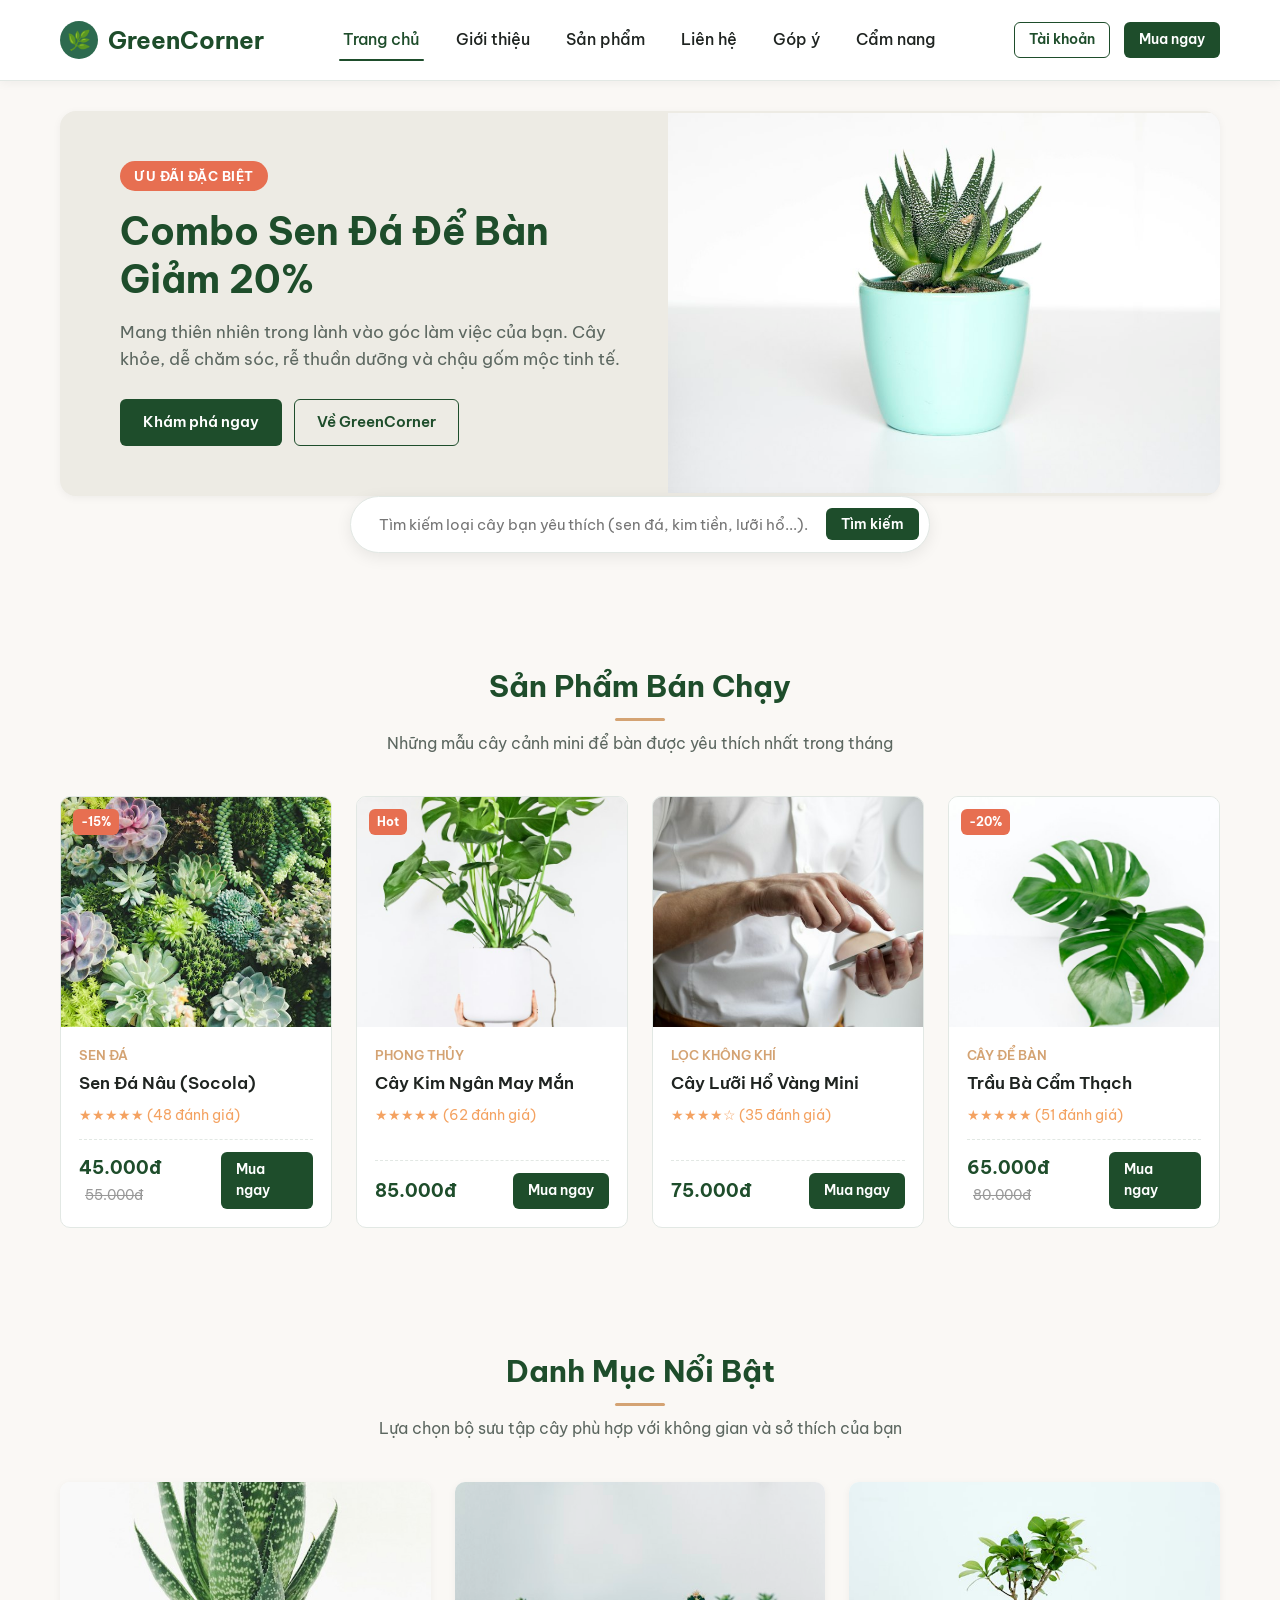
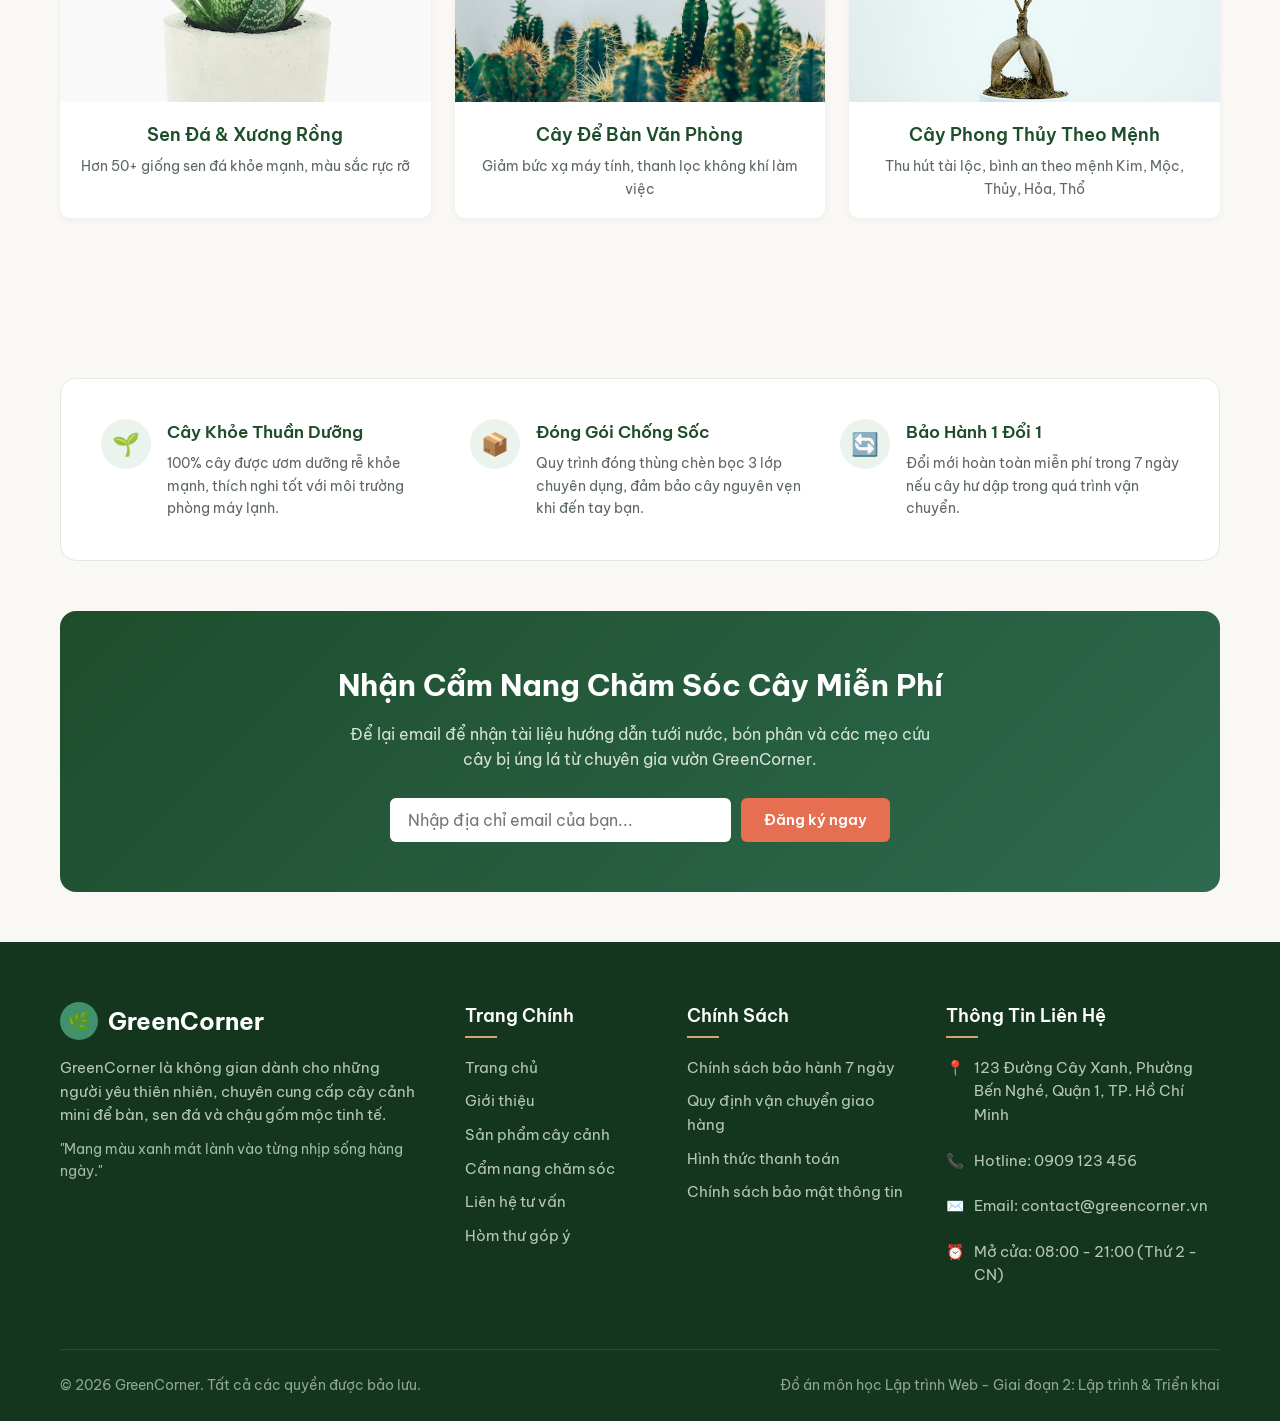
<file: index.html>
<!DOCTYPE html>
<html lang="vi">
<head>
  <meta charset="UTF-8">
  <meta name="viewport" content="width=device-width, initial-scale=1.0">
  <title>GreenCorner - Vườn Cây Xanh Mini Để Bàn & Sen Đá</title>
  <meta name="description" content="Chuyên cung cấp cây cảnh mini để bàn văn phòng, sen đá, xương rồng và cây phong thủy lọc không khí.">
  <link rel="stylesheet" href="css/style.css">
</head>
<body>

  <!-- ================= HEADER CHUẨN DÙNG CHUNG ================= -->
  <header class="site-header">
    <div class="container header-inner">
      <a href="index.html" class="site-logo">
        <span class="logo-leaf">🌿</span>
        <span>GreenCorner</span>
      </a>

      <nav class="main-navigation">
        <a href="index.html" class="nav-link active">Trang chủ</a>
        <a href="about.html" class="nav-link">Giới thiệu</a>
        <a href="products.html" class="nav-link">Sản phẩm</a>
        <a href="contact.html" class="nav-link">Liên hệ</a>
        <a href="feedback.html" class="nav-link">Góp ý</a>
        <a href="blog.html" class="nav-link">Cẩm nang</a>
      </nav>

      <div class="header-actions">
        <a href="auth.html" class="btn btn-secondary btn-sm">Tài khoản</a>
        <a href="products.html" class="btn btn-primary btn-sm">Mua ngay</a>
        <button class="mobile-toggle" aria-label="Menu di động">☰</button>
      </div>
    </div>
  </header>

  <!-- ================= MAIN CONTENT ================= -->
  <main>
    <!-- 1. HERO BANNER -->
    <section class="container">
      <div class="hero-banner">
        <div class="hero-grid">
          <div class="hero-content">
            <span class="hero-badge">Ưu đãi đặc biệt</span>
            <h1 class="hero-title">Combo Sen Đá Để Bàn Giảm 20%</h1>
            <p class="hero-desc">Mang thiên nhiên trong lành vào góc làm việc của bạn. Cây khỏe, dễ chăm sóc, rễ thuần dưỡng và chậu gốm mộc tinh tế.</p>
            <div style="display: flex; gap: 12px;">
              <a href="products.html" class="btn btn-primary">Khám phá ngay</a>
              <a href="about.html" class="btn btn-secondary">Về GreenCorner</a>
            </div>
          </div>
          <div class="hero-image">
            <img src="images/hero-banner.jpg" alt="Combo Sen Đá GreenCorner">
          </div>
        </div>
      </div>

      <!-- THANH TÌM KIẾM NHANH -->
      <div class="search-bar-wrapper">
        <form class="search-form" action="products.html" method="GET">
          <input type="text" class="search-input" placeholder="Tìm kiếm loại cây bạn yêu thích (sen đá, kim tiền, lưỡi hổ...)...">
          <button type="submit" class="btn btn-primary btn-sm">Tìm kiếm</button>
        </form>
      </div>
    </section>

    <!-- 2. SẢN PHẨM BÁN CHẠY (BEST SELLERS) -->
    <section class="container section-padding">
      <div class="section-header">
        <h2 class="section-title">Sản Phẩm Bán Chạy</h2>
        <p class="section-subtitle">Những mẫu cây cảnh mini để bàn được yêu thích nhất trong tháng</p>
      </div>

      <div class="products-grid">
        <!-- Card 1 -->
        <article class="product-card">
          <div class="product-thumb">
            <span class="product-badge">-15%</span>
            <img src="images/prod-senda-nau.jpg" alt="Sen đá Socola">
          </div>
          <div class="product-info">
            <span class="product-category">Sen đá</span>
            <h3 class="product-name">Sen Đá Nâu (Socola)</h3>
            <div class="product-rating">★★★★★ (48 đánh giá)</div>
            <div class="product-bottom">
              <div>
                <span class="product-price">45.000đ</span>
                <span class="product-old-price">55.000đ</span>
              </div>
              <a href="contact.html" class="btn btn-primary btn-sm">Mua ngay</a>
            </div>
          </div>
        </article>

        <!-- Card 2 -->
        <article class="product-card">
          <div class="product-thumb">
            <span class="product-badge">Hot</span>
            <img src="images/prod-kim-ngan.jpg" alt="Cây Kim Ngân để bàn">
          </div>
          <div class="product-info">
            <span class="product-category">Phong thủy</span>
            <h3 class="product-name">Cây Kim Ngân May Mắn</h3>
            <div class="product-rating">★★★★★ (62 đánh giá)</div>
            <div class="product-bottom">
              <div>
                <span class="product-price">85.000đ</span>
              </div>
              <a href="contact.html" class="btn btn-primary btn-sm">Mua ngay</a>
            </div>
          </div>
        </article>

        <!-- Card 3 -->
        <article class="product-card">
          <div class="product-thumb">
            <img src="images/prod-luoi-ho.jpg" alt="Cây Lưỡi Hổ Thái">
          </div>
          <div class="product-info">
            <span class="product-category">Lọc không khí</span>
            <h3 class="product-name">Cây Lưỡi Hổ Vàng Mini</h3>
            <div class="product-rating">★★★★☆ (35 đánh giá)</div>
            <div class="product-bottom">
              <div>
                <span class="product-price">75.000đ</span>
              </div>
              <a href="contact.html" class="btn btn-primary btn-sm">Mua ngay</a>
            </div>
          </div>
        </article>

        <!-- Card 4 -->
        <article class="product-card">
          <div class="product-thumb">
            <span class="product-badge">-20%</span>
            <img src="images/prod-trau-ba.jpg" alt="Trầu Bà Cẩm Thạch">
          </div>
          <div class="product-info">
            <span class="product-category">Cây để bàn</span>
            <h3 class="product-name">Trầu Bà Cẩm Thạch</h3>
            <div class="product-rating">★★★★★ (51 đánh giá)</div>
            <div class="product-bottom">
              <div>
                <span class="product-price">65.000đ</span>
                <span class="product-old-price">80.000đ</span>
              </div>
              <a href="contact.html" class="btn btn-primary btn-sm">Mua ngay</a>
            </div>
          </div>
        </article>
      </div>
    </section>

    <!-- 3. DANH MỤC CÂY CẢNH (3 CỘT KHỐI) -->
    <section class="container section-padding">
      <div class="section-header">
        <h2 class="section-title">Danh Mục Nổi Bật</h2>
        <p class="section-subtitle">Lựa chọn bộ sưu tập cây phù hợp với không gian và sở thích của bạn</p>
      </div>

      <div class="categories-grid">
        <a href="products.html" class="category-card">
          <img src="images/cat-senda.jpg" alt="Sen đá và xương rồng">
          <div class="category-overlay">
            <h3>Sen Đá & Xương Rồng</h3>
            <p>Hơn 50+ giống sen đá khỏe mạnh, màu sắc rực rỡ</p>
          </div>
        </a>

        <a href="products.html" class="category-card">
          <img src="images/cat-deban.jpg" alt="Cây để bàn văn phòng">
          <div class="category-overlay">
            <h3>Cây Để Bàn Văn Phòng</h3>
            <p>Giảm bức xạ máy tính, thanh lọc không khí làm việc</p>
          </div>
        </a>

        <a href="products.html" class="category-card">
          <img src="images/cat-phongthuy.jpg" alt="Cây phong thủy tài lộc">
          <div class="category-overlay">
            <h3>Cây Phong Thủy Theo Mệnh</h3>
            <p>Thu hút tài lộc, bình an theo mệnh Kim, Mộc, Thủy, Hỏa, Thổ</p>
          </div>
        </a>
      </div>
    </section>

    <!-- 4. KHỐI TẠI SAO CHỌN CHÚNG TÔI -->
    <section class="container">
      <div class="features-section">
        <div class="features-grid">
          <div class="feature-box">
            <div class="feature-icon">🌱</div>
            <div class="feature-info">
              <h4>Cây Khỏe Thuần Dưỡng</h4>
              <p>100% cây được ươm dưỡng rễ khỏe mạnh, thích nghi tốt với môi trường phòng máy lạnh.</p>
            </div>
          </div>

          <div class="feature-box">
            <div class="feature-icon">📦</div>
            <div class="feature-info">
              <h4>Đóng Gói Chống Sốc</h4>
              <p>Quy trình đóng thùng chèn bọc 3 lớp chuyên dụng, đảm bảo cây nguyên vẹn khi đến tay bạn.</p>
            </div>
          </div>

          <div class="feature-box">
            <div class="feature-icon">🔄</div>
            <div class="feature-info">
              <h4>Bảo Hành 1 Đổi 1</h4>
              <p>Đổi mới hoàn toàn miễn phí trong 7 ngày nếu cây hư dập trong quá trình vận chuyển.</p>
            </div>
          </div>
        </div>
      </div>
    </section>

    <!-- 5. CALL TO ACTION / ĐĂNG KÝ CẨM NANG -->
    <section class="container">
      <div class="cta-banner">
        <h2>Nhận Cẩm Nang Chăm Sóc Cây Miễn Phí</h2>
        <p>Để lại email để nhận tài liệu hướng dẫn tưới nước, bón phân và các mẹo cứu cây bị úng lá từ chuyên gia vườn GreenCorner.</p>
        <form class="cta-form" onsubmit="event.preventDefault(); alert('Cảm ơn bạn! Cẩm nang chăm sóc cây đã được gửi qua email của bạn.'); this.reset();">
          <input type="email" class="cta-input" placeholder="Nhập địa chỉ email của bạn..." required>
          <button type="submit" class="btn btn-accent">Đăng ký ngay</button>
        </form>
      </div>
    </section>
  </main>

  <!-- ================= FOOTER CHUẨN DÙNG CHUNG ================= -->
  <footer class="site-footer">
    <div class="container">
      <div class="footer-grid">
        <!-- Cột 1: Về cửa hàng -->
        <div class="footer-col">
          <div class="site-logo" style="margin-bottom: 16px;">
            <span class="logo-leaf" style="background-color: var(--primary-hover);">🌿</span>
            <span style="color: #ffffff;">GreenCorner</span>
          </div>
          <p>GreenCorner là không gian dành cho những người yêu thiên nhiên, chuyên cung cấp cây cảnh mini để bàn, sen đá và chậu gốm mộc tinh tế.</p>
          <p style="font-size: 0.85rem; color: #a4baa9;">"Mang màu xanh mát lành vào từng nhịp sống hàng ngày."</p>
        </div>

        <!-- Cột 2: Điều hướng nhanh -->
        <div class="footer-col">
          <h4>Trang Chính</h4>
          <ul class="footer-links">
            <li><a href="index.html">Trang chủ</a></li>
            <li><a href="about.html">Giới thiệu</a></li>
            <li><a href="products.html">Sản phẩm cây cảnh</a></li>
            <li><a href="blog.html">Cẩm nang chăm sóc</a></li>
            <li><a href="contact.html">Liên hệ tư vấn</a></li>
            <li><a href="feedback.html">Hòm thư góp ý</a></li>
          </ul>
        </div>

        <!-- Cột 3: Chính sách -->
        <div class="footer-col">
          <h4>Chính Sách</h4>
          <ul class="footer-links">
            <li><a href="#">Chính sách bảo hành 7 ngày</a></li>
            <li><a href="#">Quy định vận chuyển giao hàng</a></li>
            <li><a href="#">Hình thức thanh toán</a></li>
            <li><a href="#">Chính sách bảo mật thông tin</a></li>
          </ul>
        </div>

        <!-- Cột 4: Thông tin liên hệ -->
        <div class="footer-col">
          <h4>Thông Tin Liên Hệ</h4>
          <div class="footer-contact-item">
            <span>📍</span>
            <p>123 Đường Cây Xanh, Phường Bến Nghé, Quận 1, TP. Hồ Chí Minh</p>
          </div>
          <div class="footer-contact-item">
            <span>📞</span>
            <p>Hotline: 0909 123 456</p>
          </div>
          <div class="footer-contact-item">
            <span>✉️</span>
            <p>Email: contact@greencorner.vn</p>
          </div>
          <div class="footer-contact-item">
            <span>⏰</span>
            <p>Mở cửa: 08:00 - 21:00 (Thứ 2 - CN)</p>
          </div>
        </div>
      </div>

      <div class="footer-bottom">
        <p>&copy; 2026 GreenCorner. Tất cả các quyền được bảo lưu.</p>
        <p>Đồ án môn học Lập trình Web - Giai đoạn 2: Lập trình & Triển khai</p>
      </div>
    </div>
  </footer>

  <script src="js/main.js"></script>
</body>
</html>
</file>
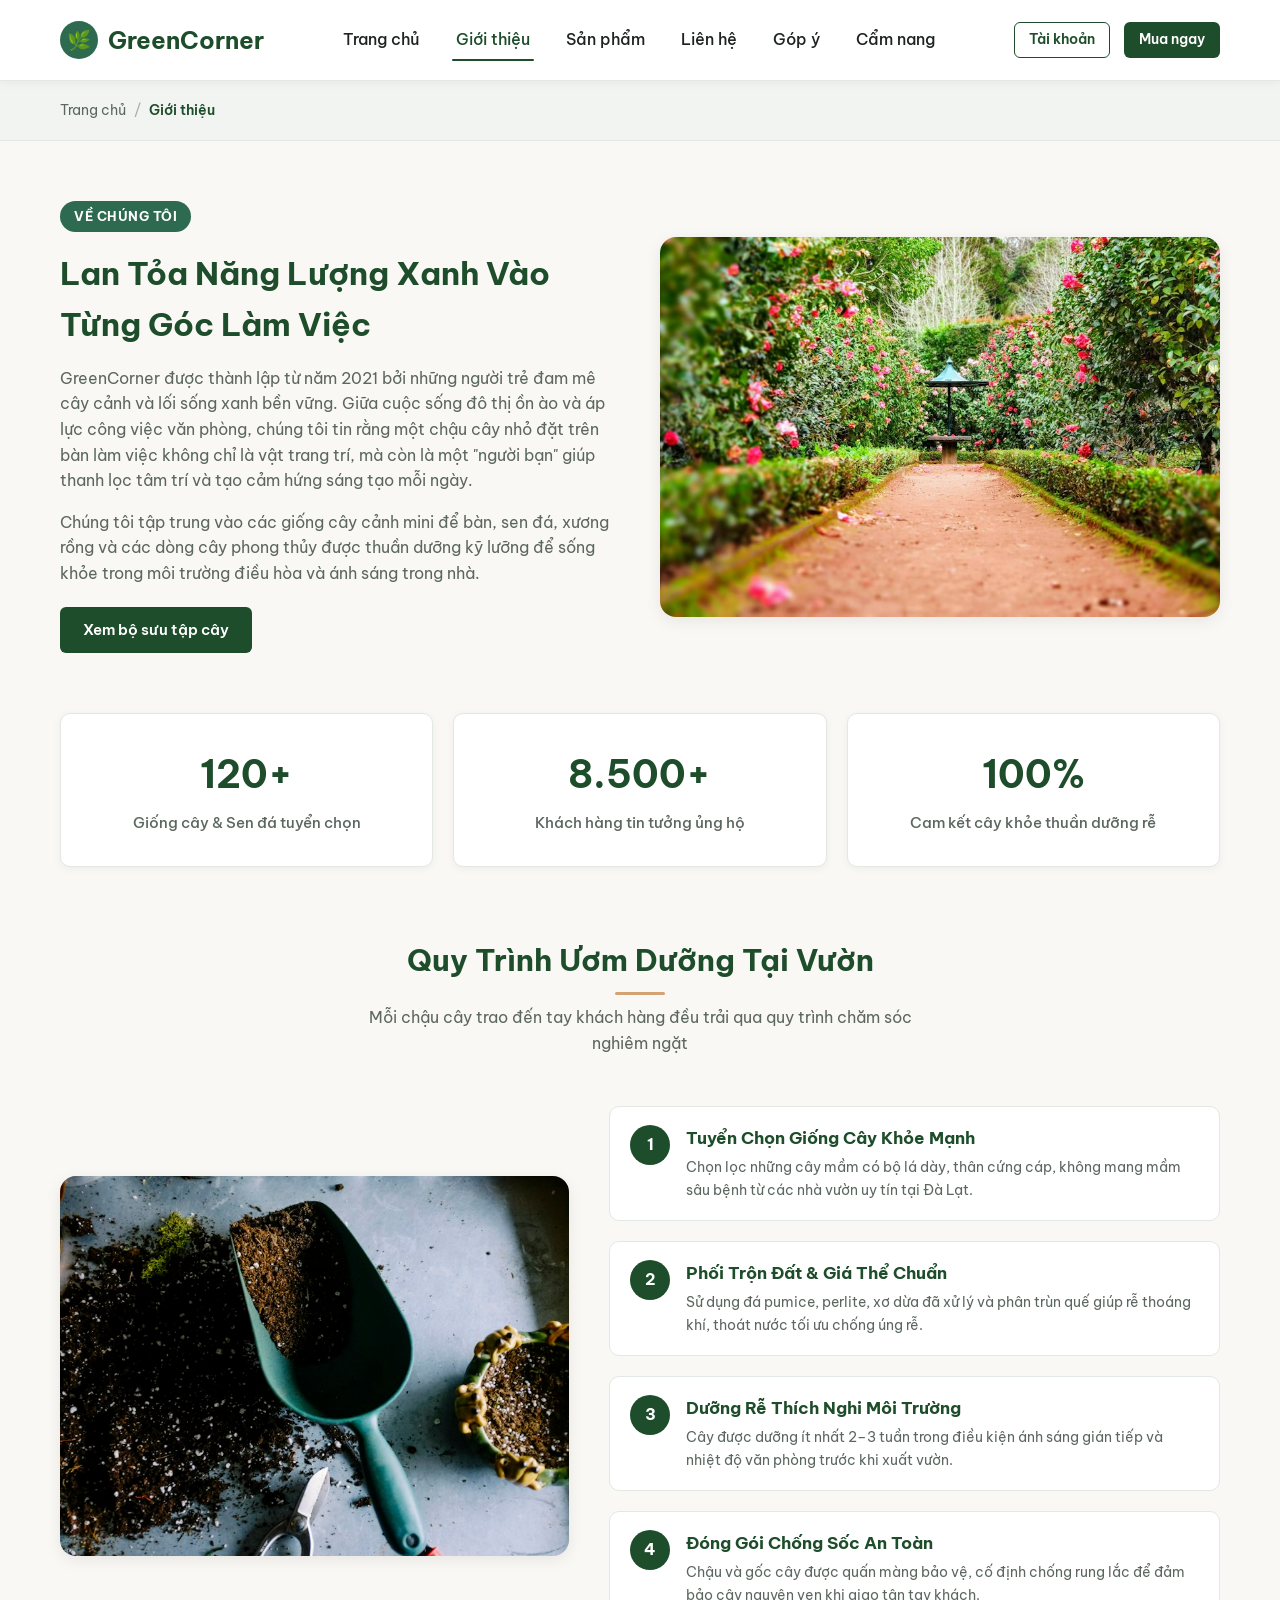
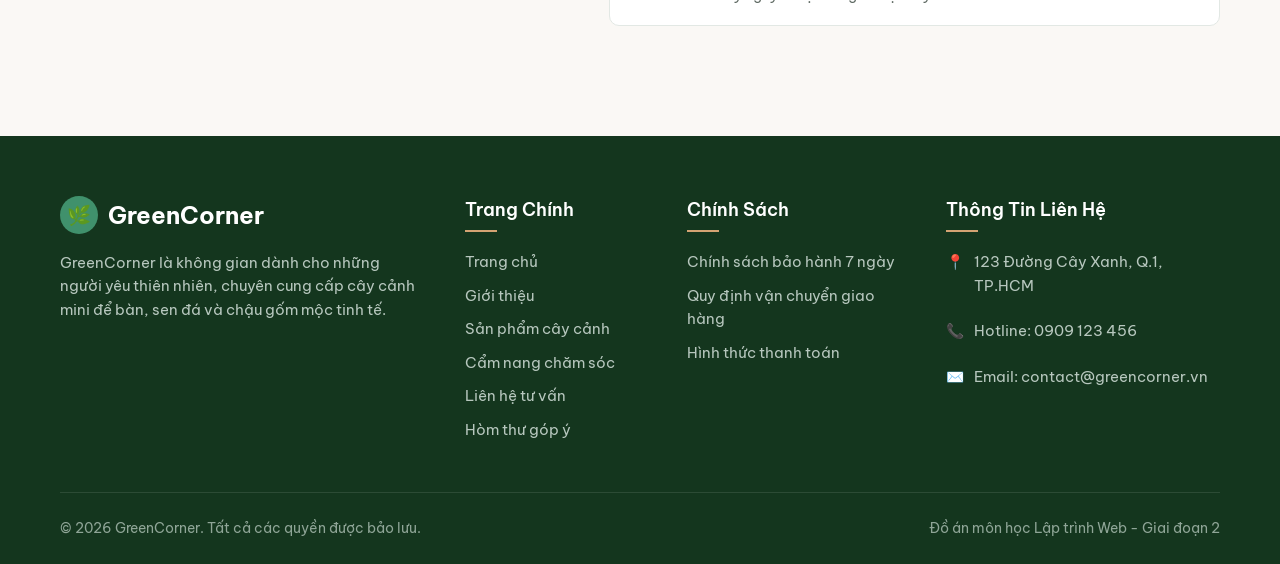
<file: about.html>
<!DOCTYPE html>
<html lang="vi">
<head>
  <meta charset="UTF-8">
  <meta name="viewport" content="width=device-width, initial-scale=1.0">
  <title>Giới Thiệu - GreenCorner Vườn Cây Xanh Mini</title>
  <link rel="stylesheet" href="css/style.css">
</head>
<body>

  <!-- HEADER -->
  <header class="site-header">
    <div class="container header-inner">
      <a href="index.html" class="site-logo">
        <span class="logo-leaf">🌿</span>
        <span>GreenCorner</span>
      </a>

      <nav class="main-navigation">
        <a href="index.html" class="nav-link">Trang chủ</a>
        <a href="about.html" class="nav-link active">Giới thiệu</a>
        <a href="products.html" class="nav-link">Sản phẩm</a>
        <a href="contact.html" class="nav-link">Liên hệ</a>
        <a href="feedback.html" class="nav-link">Góp ý</a>
        <a href="blog.html" class="nav-link">Cẩm nang</a>
      </nav>

      <div class="header-actions">
        <a href="auth.html" class="btn btn-secondary btn-sm">Tài khoản</a>
        <a href="products.html" class="btn btn-primary btn-sm">Mua ngay</a>
        <button class="mobile-toggle" aria-label="Menu di động">☰</button>
      </div>
    </div>
  </header>

  <!-- BREADCRUMB -->
  <div class="breadcrumb-section">
    <div class="container">
      <div class="breadcrumb-list">
        <a href="index.html">Trang chủ</a>
        <span class="breadcrumb-separator">/</span>
        <span class="breadcrumb-current">Giới thiệu</span>
      </div>
    </div>
  </div>

  <!-- MAIN CONTENT -->
  <main class="container section-padding">
    <!-- CÂU CHUYỆN THƯƠNG HIỆU -->
    <div class="about-hero-grid">
      <div class="about-text">
        <span class="hero-badge" style="background-color: var(--primary-light);">Về chúng tôi</span>
        <h2>Lan Tỏa Năng Lượng Xanh Vào Từng Góc Làm Việc</h2>
        <p>GreenCorner được thành lập từ năm 2021 bởi những người trẻ đam mê cây cảnh và lối sống xanh bền vững. Giữa cuộc sống đô thị ồn ào và áp lực công việc văn phòng, chúng tôi tin rằng một chậu cây nhỏ đặt trên bàn làm việc không chỉ là vật trang trí, mà còn là một "người bạn" giúp thanh lọc tâm trí và tạo cảm hứng sáng tạo mỗi ngày.</p>
        <p>Chúng tôi tập trung vào các giống cây cảnh mini để bàn, sen đá, xương rồng và các dòng cây phong thủy được thuần dưỡng kỹ lưỡng để sống khỏe trong môi trường điều hòa và ánh sáng trong nhà.</p>
        <div style="margin-top: 20px;">
          <a href="products.html" class="btn btn-primary">Xem bộ sưu tập cây</a>
        </div>
      </div>
      <div class="about-img-frame">
        <img src="images/about-nursery.jpg" alt="Vườn ươm GreenCorner">
      </div>
    </div>

    <!-- CON SỐ ẤN TƯỢNG -->
    <div class="about-stats">
      <div class="stat-card">
        <div class="stat-number">120+</div>
        <div class="stat-label">Giống cây & Sen đá tuyển chọn</div>
      </div>
      <div class="stat-card">
        <div class="stat-number">8.500+</div>
        <div class="stat-label">Khách hàng tin tưởng ủng hộ</div>
      </div>
      <div class="stat-card">
        <div class="stat-number">100%</div>
        <div class="stat-label">Cam kết cây khỏe thuần dưỡng rễ</div>
      </div>
    </div>

    <!-- QUY TRÌNH 4 BƯỚC CHĂM DƯỠNG CÂY TẠI VƯỜN -->
    <div class="section-header" style="margin-top: 70px;">
      <h2 class="section-title">Quy Trình Ươm Dưỡng Tại Vườn</h2>
      <p class="section-subtitle">Mỗi chậu cây trao đến tay khách hàng đều trải qua quy trình chăm sóc nghiêm ngặt</p>
    </div>

    <div class="process-grid">
      <div class="about-img-frame">
        <img src="images/about-care.jpg" alt="Quy trình chăm sóc cây GreenCorner">
      </div>
      <div class="process-steps">
        <div class="process-step-item">
          <div class="step-num">1</div>
          <div class="step-content">
            <h4>Tuyển Chọn Giống Cây Khỏe Mạnh</h4>
            <p>Chọn lọc những cây mầm có bộ lá dày, thân cứng cáp, không mang mầm sâu bệnh từ các nhà vườn uy tín tại Đà Lạt.</p>
          </div>
        </div>

        <div class="process-step-item">
          <div class="step-num">2</div>
          <div class="step-content">
            <h4>Phối Trộn Đất & Giá Thể Chuẩn</h4>
            <p>Sử dụng đá pumice, perlite, xơ dừa đã xử lý và phân trùn quế giúp rễ thoáng khí, thoát nước tối ưu chống úng rễ.</p>
          </div>
        </div>

        <div class="process-step-item">
          <div class="step-num">3</div>
          <div class="step-content">
            <h4>Dưỡng Rễ Thích Nghi Môi Trường</h4>
            <p>Cây được dưỡng ít nhất 2–3 tuần trong điều kiện ánh sáng gián tiếp và nhiệt độ văn phòng trước khi xuất vườn.</p>
          </div>
        </div>

        <div class="process-step-item">
          <div class="step-num">4</div>
          <div class="step-content">
            <h4>Đóng Gói Chống Sốc An Toàn</h4>
            <p>Chậu và gốc cây được quấn màng bảo vệ, cố định chống rung lắc để đảm bảo cây nguyên vẹn khi giao tận tay khách.</p>
          </div>
        </div>
      </div>
    </div>
  </main>

  <!-- FOOTER -->
  <footer class="site-footer">
    <div class="container">
      <div class="footer-grid">
        <div class="footer-col">
          <div class="site-logo" style="margin-bottom: 16px;">
            <span class="logo-leaf" style="background-color: var(--primary-hover);">🌿</span>
            <span style="color: #ffffff;">GreenCorner</span>
          </div>
          <p>GreenCorner là không gian dành cho những người yêu thiên nhiên, chuyên cung cấp cây cảnh mini để bàn, sen đá và chậu gốm mộc tinh tế.</p>
        </div>
        <div class="footer-col">
          <h4>Trang Chính</h4>
          <ul class="footer-links">
            <li><a href="index.html">Trang chủ</a></li>
            <li><a href="about.html">Giới thiệu</a></li>
            <li><a href="products.html">Sản phẩm cây cảnh</a></li>
            <li><a href="blog.html">Cẩm nang chăm sóc</a></li>
            <li><a href="contact.html">Liên hệ tư vấn</a></li>
            <li><a href="feedback.html">Hòm thư góp ý</a></li>
          </ul>
        </div>
        <div class="footer-col">
          <h4>Chính Sách</h4>
          <ul class="footer-links">
            <li><a href="#">Chính sách bảo hành 7 ngày</a></li>
            <li><a href="#">Quy định vận chuyển giao hàng</a></li>
            <li><a href="#">Hình thức thanh toán</a></li>
          </ul>
        </div>
        <div class="footer-col">
          <h4>Thông Tin Liên Hệ</h4>
          <div class="footer-contact-item"><span>📍</span><p>123 Đường Cây Xanh, Q.1, TP.HCM</p></div>
          <div class="footer-contact-item"><span>📞</span><p>Hotline: 0909 123 456</p></div>
          <div class="footer-contact-item"><span>✉️</span><p>Email: contact@greencorner.vn</p></div>
        </div>
      </div>
      <div class="footer-bottom">
        <p>&copy; 2026 GreenCorner. Tất cả các quyền được bảo lưu.</p>
        <p>Đồ án môn học Lập trình Web - Giai đoạn 2</p>
      </div>
    </div>
  </footer>

  <script src="js/main.js"></script>
</body>
</html>
</file>
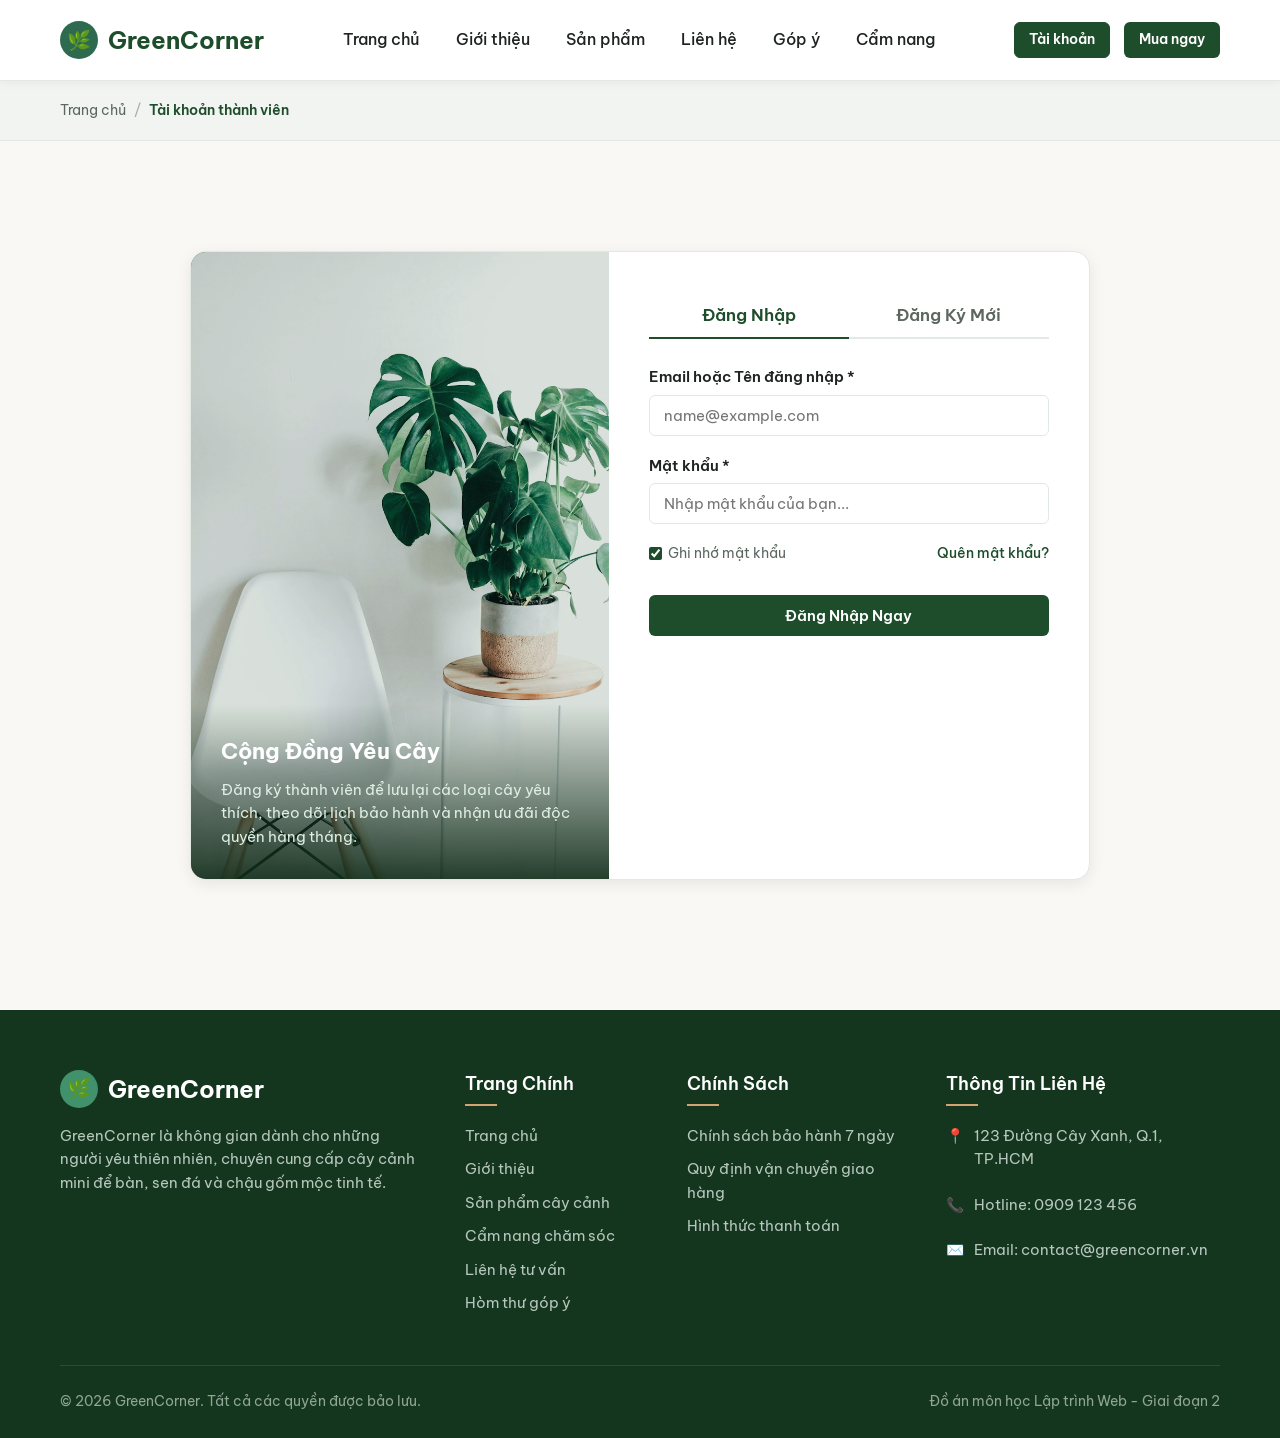
<file: auth.html>
<!DOCTYPE html>
<html lang="vi">
<head>
  <meta charset="UTF-8">
  <meta name="viewport" content="width=device-width, initial-scale=1.0">
  <title>Tài Khoản - Đăng Nhập & Đăng Ký - GreenCorner</title>
  <link rel="stylesheet" href="css/style.css">
</head>
<body>

  <!-- HEADER -->
  <header class="site-header">
    <div class="container header-inner">
      <a href="index.html" class="site-logo">
        <span class="logo-leaf">🌿</span>
        <span>GreenCorner</span>
      </a>

      <nav class="main-navigation">
        <a href="index.html" class="nav-link">Trang chủ</a>
        <a href="about.html" class="nav-link">Giới thiệu</a>
        <a href="products.html" class="nav-link">Sản phẩm</a>
        <a href="contact.html" class="nav-link">Liên hệ</a>
        <a href="feedback.html" class="nav-link">Góp ý</a>
        <a href="blog.html" class="nav-link">Cẩm nang</a>
      </nav>

      <div class="header-actions">
        <a href="auth.html" class="btn btn-secondary btn-sm" style="border-color: var(--primary-color); background-color: var(--primary-color); color: #fff;">Tài khoản</a>
        <a href="products.html" class="btn btn-primary btn-sm">Mua ngay</a>
        <button class="mobile-toggle" aria-label="Menu di động">☰</button>
      </div>
    </div>
  </header>

  <!-- BREADCRUMB -->
  <div class="breadcrumb-section">
    <div class="container">
      <div class="breadcrumb-list">
        <a href="index.html">Trang chủ</a>
        <span class="breadcrumb-separator">/</span>
        <span class="breadcrumb-current">Tài khoản thành viên</span>
      </div>
    </div>
  </div>

  <!-- MAIN AUTH CONTAINER -->
  <main class="container section-padding">
    <div class="auth-wrapper">
      <!-- CỘT ẢNH BÊN TRÁI -->
      <div class="auth-banner-side">
        <img src="images/auth-banner.jpg" alt="Không gian cây xanh GreenCorner">
        <div class="auth-banner-overlay">
          <h3 style="font-size: 1.4rem; margin-bottom: 8px;">Cộng Đồng Yêu Cây</h3>
          <p style="font-size: 0.92rem; color: #e0eee4;">Đăng ký thành viên để lưu lại các loại cây yêu thích, theo dõi lịch bảo hành và nhận ưu đãi độc quyền hàng tháng.</p>
        </div>
      </div>

      <!-- CỘT FORM CHUYỂN TAB BÊN PHẢI -->
      <div class="auth-form-side">
        <!-- 2 TAB NÚT CHUYỂN -->
        <div class="auth-tabs">
          <button type="button" class="auth-tab-btn active" data-tab="loginPanel">Đăng Nhập</button>
          <button type="button" class="auth-tab-btn" data-tab="registerPanel">Đăng Ký Mới</button>
        </div>

        <!-- FORM 1: ĐĂNG NHẬP -->
        <div class="auth-form-panel active" id="loginPanel">
          <form id="loginForm">
            <div class="form-group">
              <label class="form-label" for="loginEmail">Email hoặc Tên đăng nhập *</label>
              <input type="text" id="loginEmail" class="form-control" placeholder="name@example.com" required>
            </div>

            <div class="form-group">
              <label class="form-label" for="loginPass">Mật khẩu *</label>
              <input type="password" id="loginPass" class="form-control" placeholder="Nhập mật khẩu của bạn..." required>
            </div>

            <div class="auth-flex-row">
              <label style="display: flex; align-items: center; gap: 6px; cursor: pointer; color: var(--text-muted);">
                <input type="checkbox" checked style="accent-color: var(--primary-color);">
                <span>Ghi nhớ mật khẩu</span>
              </label>
              <a href="#" style="color: var(--primary-color); font-weight: 500;" onclick="alert('Vui lòng liên hệ hotline 0909 123 456 để đặt lại mật khẩu!')">Quên mật khẩu?</a>
            </div>

            <button type="submit" class="btn btn-primary" style="width: 100%; margin-top: 10px;">Đăng Nhập Ngay</button>
          </form>
        </div>

        <!-- FORM 2: ĐĂNG KÝ -->
        <div class="auth-form-panel" id="registerPanel">
          <form id="registerForm">
            <div class="form-group">
              <label class="form-label" for="regName">Họ và tên *</label>
              <input type="text" id="regName" class="form-control" placeholder="Ví dụ: Trần Văn C" required>
            </div>

            <div class="form-group">
              <label class="form-label" for="regEmail">Địa chỉ Email *</label>
              <input type="email" id="regEmail" class="form-control" placeholder="name@example.com" required>
            </div>

            <div class="form-group">
              <label class="form-label" for="regPass">Mật khẩu mới *</label>
              <input type="password" id="regPass" class="form-control" placeholder="Tối thiểu 6 ký tự" required minlength="6">
            </div>

            <div class="form-group">
              <label class="form-label" for="regConfirmPass">Xác nhận lại mật khẩu *</label>
              <input type="password" id="regConfirmPass" class="form-control" placeholder="Nhập lại mật khẩu mới" required minlength="6">
            </div>

            <div class="form-group" style="display: flex; align-items: flex-start; gap: 8px;">
              <input type="checkbox" id="regTerms" required style="margin-top: 4px; accent-color: var(--primary-color);">
              <label for="regTerms" style="font-size: 0.88rem; color: var(--text-muted); cursor: pointer;">
                Tôi đồng ý với Điều khoản dịch vụ và Chính sách thành viên của GreenCorner.
              </label>
            </div>

            <button type="submit" class="btn btn-primary" style="width: 100%; margin-top: 10px;">Tạo Tài Khoản Thành Viên</button>
          </form>
        </div>
      </div>
    </div>
  </main>

  <!-- FOOTER -->
  <footer class="site-footer">
    <div class="container">
      <div class="footer-grid">
        <div class="footer-col">
          <div class="site-logo" style="margin-bottom: 16px;">
            <span class="logo-leaf" style="background-color: var(--primary-hover);">🌿</span>
            <span style="color: #ffffff;">GreenCorner</span>
          </div>
          <p>GreenCorner là không gian dành cho những người yêu thiên nhiên, chuyên cung cấp cây cảnh mini để bàn, sen đá và chậu gốm mộc tinh tế.</p>
        </div>
        <div class="footer-col">
          <h4>Trang Chính</h4>
          <ul class="footer-links">
            <li><a href="index.html">Trang chủ</a></li>
            <li><a href="about.html">Giới thiệu</a></li>
            <li><a href="products.html">Sản phẩm cây cảnh</a></li>
            <li><a href="blog.html">Cẩm nang chăm sóc</a></li>
            <li><a href="contact.html">Liên hệ tư vấn</a></li>
            <li><a href="feedback.html">Hòm thư góp ý</a></li>
          </ul>
        </div>
        <div class="footer-col">
          <h4>Chính Sách</h4>
          <ul class="footer-links">
            <li><a href="#">Chính sách bảo hành 7 ngày</a></li>
            <li><a href="#">Quy định vận chuyển giao hàng</a></li>
            <li><a href="#">Hình thức thanh toán</a></li>
          </ul>
        </div>
        <div class="footer-col">
          <h4>Thông Tin Liên Hệ</h4>
          <div class="footer-contact-item"><span>📍</span><p>123 Đường Cây Xanh, Q.1, TP.HCM</p></div>
          <div class="footer-contact-item"><span>📞</span><p>Hotline: 0909 123 456</p></div>
          <div class="footer-contact-item"><span>✉️</span><p>Email: contact@greencorner.vn</p></div>
        </div>
      </div>
      <div class="footer-bottom">
        <p>&copy; 2026 GreenCorner. Tất cả các quyền được bảo lưu.</p>
        <p>Đồ án môn học Lập trình Web - Giai đoạn 2</p>
      </div>
    </div>
  </footer>

  <script src="js/main.js"></script>
</body>
</html>
</file>
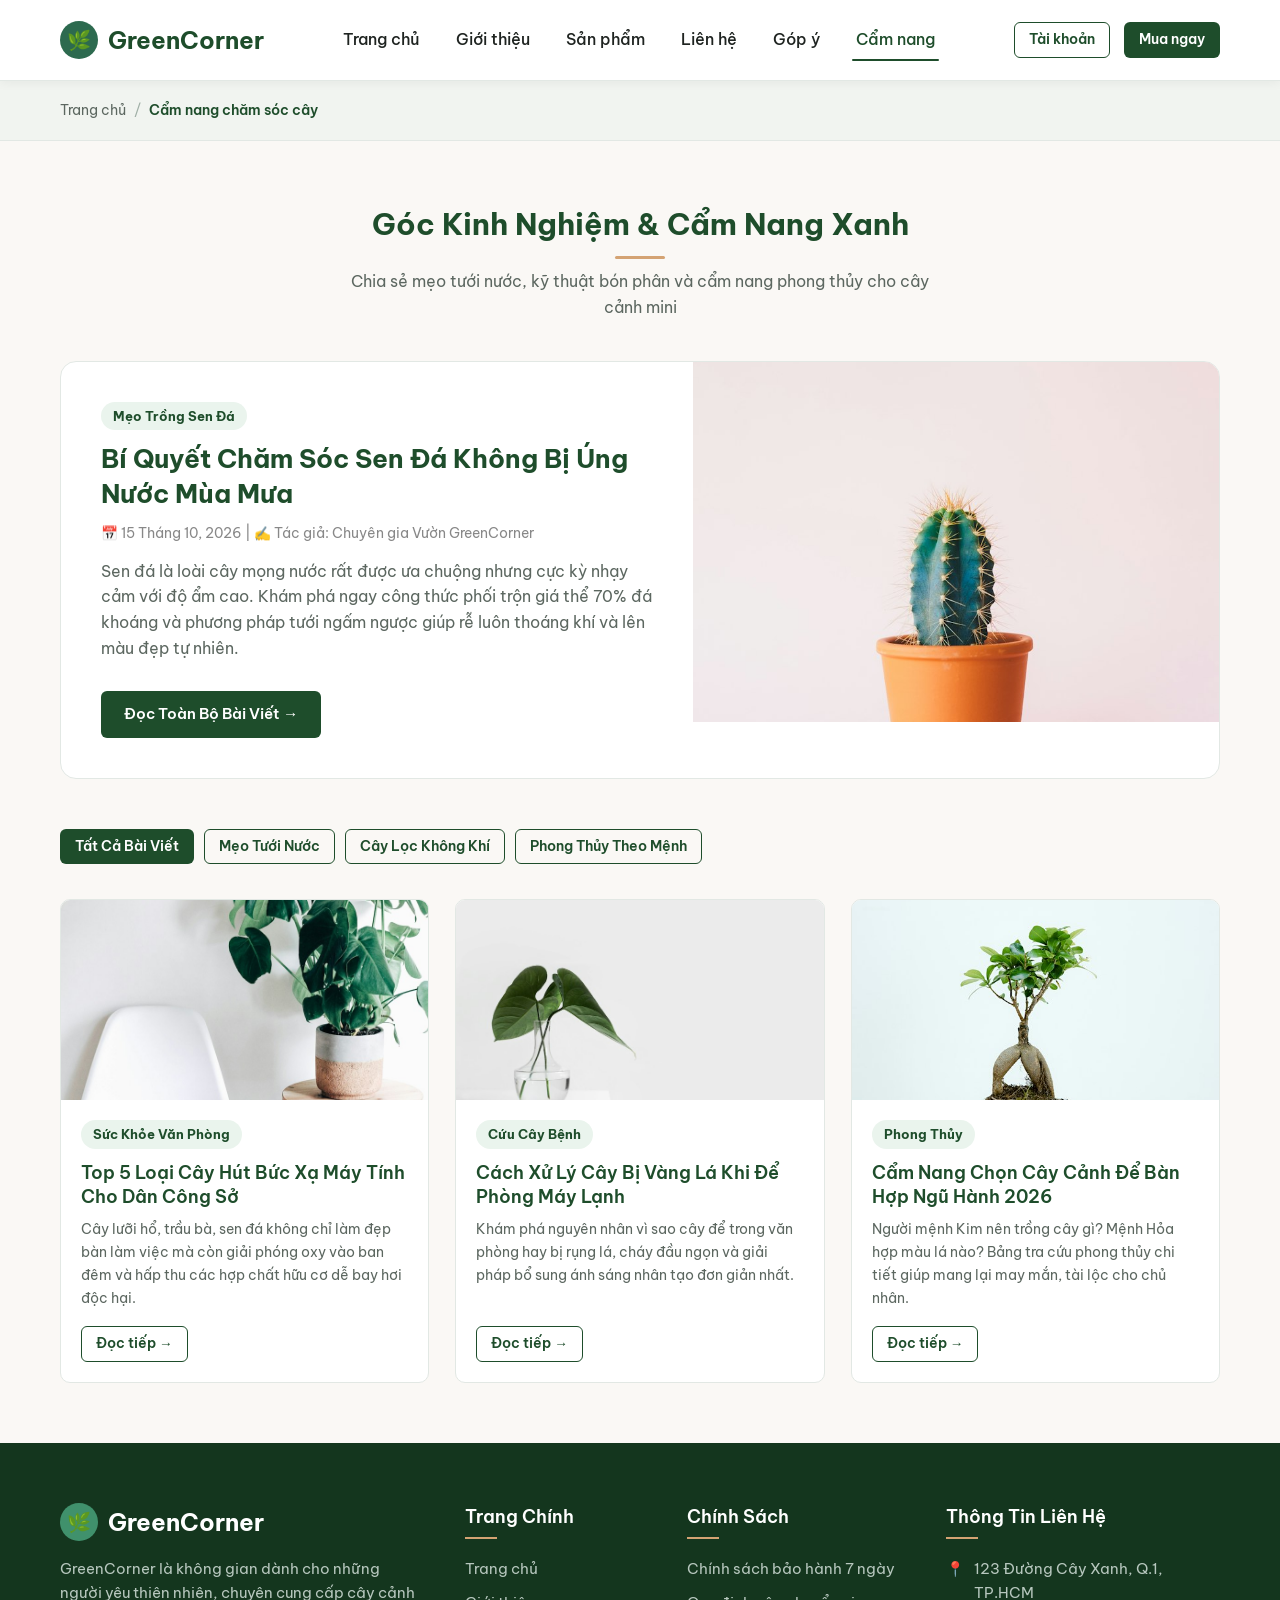
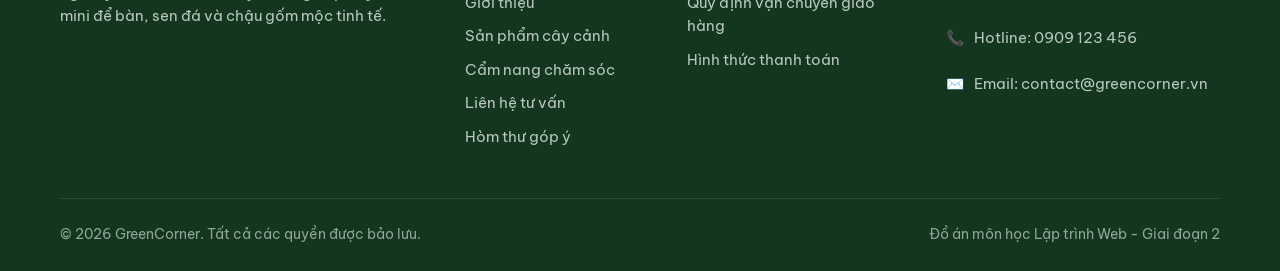
<file: blog.html>
<!DOCTYPE html>
<html lang="vi">
<head>
  <meta charset="UTF-8">
  <meta name="viewport" content="width=device-width, initial-scale=1.0">
  <title>Cẩm Nang Chăm Sóc Cây Cảnh - GreenCorner</title>
  <link rel="stylesheet" href="css/style.css">
</head>
<body>

  <!-- HEADER -->
  <header class="site-header">
    <div class="container header-inner">
      <a href="index.html" class="site-logo">
        <span class="logo-leaf">🌿</span>
        <span>GreenCorner</span>
      </a>

      <nav class="main-navigation">
        <a href="index.html" class="nav-link">Trang chủ</a>
        <a href="about.html" class="nav-link">Giới thiệu</a>
        <a href="products.html" class="nav-link">Sản phẩm</a>
        <a href="contact.html" class="nav-link">Liên hệ</a>
        <a href="feedback.html" class="nav-link">Góp ý</a>
        <a href="blog.html" class="nav-link active">Cẩm nang</a>
      </nav>

      <div class="header-actions">
        <a href="auth.html" class="btn btn-secondary btn-sm">Tài khoản</a>
        <a href="products.html" class="btn btn-primary btn-sm">Mua ngay</a>
        <button class="mobile-toggle" aria-label="Menu di động">☰</button>
      </div>
    </div>
  </header>

  <!-- BREADCRUMB -->
  <div class="breadcrumb-section">
    <div class="container">
      <div class="breadcrumb-list">
        <a href="index.html">Trang chủ</a>
        <span class="breadcrumb-separator">/</span>
        <span class="breadcrumb-current">Cẩm nang chăm sóc cây</span>
      </div>
    </div>
  </div>

  <!-- MAIN BLOG CONTENT -->
  <main class="container section-padding">
    <div class="section-header">
      <h1 class="section-title">Góc Kinh Nghiệm & Cẩm Nang Xanh</h1>
      <p class="section-subtitle">Chia sẻ mẹo tưới nước, kỹ thuật bón phân và cẩm nang phong thủy cho cây cảnh mini</p>
    </div>

    <!-- BÀI VIẾT NỔI BẬT NHẤT (FEATURED POST) -->
    <article class="blog-featured">
      <div class="blog-featured-content">
        <span class="blog-tag">Mẹo Trồng Sen Đá</span>
        <h2 class="blog-title">Bí Quyết Chăm Sóc Sen Đá Không Bị Úng Nước Mùa Mưa</h2>
        <div class="blog-meta">📅 15 Tháng 10, 2026 | ✍️ Tác giả: Chuyên gia Vườn GreenCorner</div>
        <p class="blog-desc">Sen đá là loài cây mọng nước rất được ưa chuộng nhưng cực kỳ nhạy cảm với độ ẩm cao. Khám phá ngay công thức phối trộn giá thể 70% đá khoáng và phương pháp tưới ngấm ngược giúp rễ luôn thoáng khí và lên màu đẹp tự nhiên.</p>
        <div style="margin-top: 10px;">
          <a href="#article1" class="btn btn-primary">Đọc Toàn Bộ Bài Viết &rarr;</a>
        </div>
      </div>
      <div class="blog-featured-img">
        <img src="images/blog-1.jpg" alt="Chăm sóc sen đá đúng cách">
      </div>
    </article>

    <!-- BỘ LỌC CHỦ ĐỀ -->
    <div style="display: flex; gap: 10px; margin-bottom: 35px; flex-wrap: wrap;">
      <a href="#" class="btn btn-sm btn-primary">Tất Cả Bài Viết</a>
      <a href="#" class="btn btn-sm btn-secondary">Mẹo Tưới Nước</a>
      <a href="#" class="btn btn-sm btn-secondary">Cây Lọc Không Khí</a>
      <a href="#" class="btn btn-sm btn-secondary">Phong Thủy Theo Mệnh</a>
    </div>

    <!-- DANH SÁCH BÀI VIẾT LƯỚI 3 CỘT -->
    <div class="blog-grid" id="article1">
      <!-- Bài 1 -->
      <article class="blog-card">
        <div class="blog-card-thumb">
          <img src="images/blog-2.jpg" alt="Cây lọc không khí cho bàn làm việc">
        </div>
        <div class="blog-card-content">
          <span class="blog-tag">Sức Khỏe Văn Phòng</span>
          <h3 class="blog-card-title">Top 5 Loại Cây Hút Bức Xạ Máy Tính Cho Dân Công Sở</h3>
          <p class="blog-card-desc">Cây lưỡi hổ, trầu bà, sen đá không chỉ làm đẹp bàn làm việc mà còn giải phóng oxy vào ban đêm và hấp thu các hợp chất hữu cơ dễ bay hơi độc hại.</p>
          <a href="#" class="btn btn-secondary btn-sm" style="align-self: flex-start;">Đọc tiếp &rarr;</a>
        </div>
      </article>

      <!-- Bài 2 -->
      <article class="blog-card">
        <div class="blog-card-thumb">
          <img src="images/blog-3.jpg" alt="Chữa cây bị vàng lá">
        </div>
        <div class="blog-card-content">
          <span class="blog-tag">Cứu Cây Bệnh</span>
          <h3 class="blog-card-title">Cách Xử Lý Cây Bị Vàng Lá Khi Để Phòng Máy Lạnh</h3>
          <p class="blog-card-desc">Khám phá nguyên nhân vì sao cây để trong văn phòng hay bị rụng lá, cháy đầu ngọn và giải pháp bổ sung ánh sáng nhân tạo đơn giản nhất.</p>
          <a href="#" class="btn btn-secondary btn-sm" style="align-self: flex-start;">Đọc tiếp &rarr;</a>
        </div>
      </article>

      <!-- Bài 3 -->
      <article class="blog-card">
        <div class="blog-card-thumb">
          <img src="images/cat-phongthuy.jpg" alt="Cây phong thủy hợp mệnh">
        </div>
        <div class="blog-card-content">
          <span class="blog-tag">Phong Thủy</span>
          <h3 class="blog-card-title">Cẩm Nang Chọn Cây Cảnh Để Bàn Hợp Ngũ Hành 2026</h3>
          <p class="blog-card-desc">Người mệnh Kim nên trồng cây gì? Mệnh Hỏa hợp màu lá nào? Bảng tra cứu phong thủy chi tiết giúp mang lại may mắn, tài lộc cho chủ nhân.</p>
          <a href="#" class="btn btn-secondary btn-sm" style="align-self: flex-start;">Đọc tiếp &rarr;</a>
        </div>
      </article>
    </div>
  </main>

  <!-- FOOTER -->
  <footer class="site-footer">
    <div class="container">
      <div class="footer-grid">
        <div class="footer-col">
          <div class="site-logo" style="margin-bottom: 16px;">
            <span class="logo-leaf" style="background-color: var(--primary-hover);">🌿</span>
            <span style="color: #ffffff;">GreenCorner</span>
          </div>
          <p>GreenCorner là không gian dành cho những người yêu thiên nhiên, chuyên cung cấp cây cảnh mini để bàn, sen đá và chậu gốm mộc tinh tế.</p>
        </div>
        <div class="footer-col">
          <h4>Trang Chính</h4>
          <ul class="footer-links">
            <li><a href="index.html">Trang chủ</a></li>
            <li><a href="about.html">Giới thiệu</a></li>
            <li><a href="products.html">Sản phẩm cây cảnh</a></li>
            <li><a href="blog.html">Cẩm nang chăm sóc</a></li>
            <li><a href="contact.html">Liên hệ tư vấn</a></li>
            <li><a href="feedback.html">Hòm thư góp ý</a></li>
          </ul>
        </div>
        <div class="footer-col">
          <h4>Chính Sách</h4>
          <ul class="footer-links">
            <li><a href="#">Chính sách bảo hành 7 ngày</a></li>
            <li><a href="#">Quy định vận chuyển giao hàng</a></li>
            <li><a href="#">Hình thức thanh toán</a></li>
          </ul>
        </div>
        <div class="footer-col">
          <h4>Thông Tin Liên Hệ</h4>
          <div class="footer-contact-item"><span>📍</span><p>123 Đường Cây Xanh, Q.1, TP.HCM</p></div>
          <div class="footer-contact-item"><span>📞</span><p>Hotline: 0909 123 456</p></div>
          <div class="footer-contact-item"><span>✉️</span><p>Email: contact@greencorner.vn</p></div>
        </div>
      </div>
      <div class="footer-bottom">
        <p>&copy; 2026 GreenCorner. Tất cả các quyền được bảo lưu.</p>
        <p>Đồ án môn học Lập trình Web - Giai đoạn 2</p>
      </div>
    </div>
  </footer>

  <script src="js/main.js"></script>
</body>
</html>
</file>
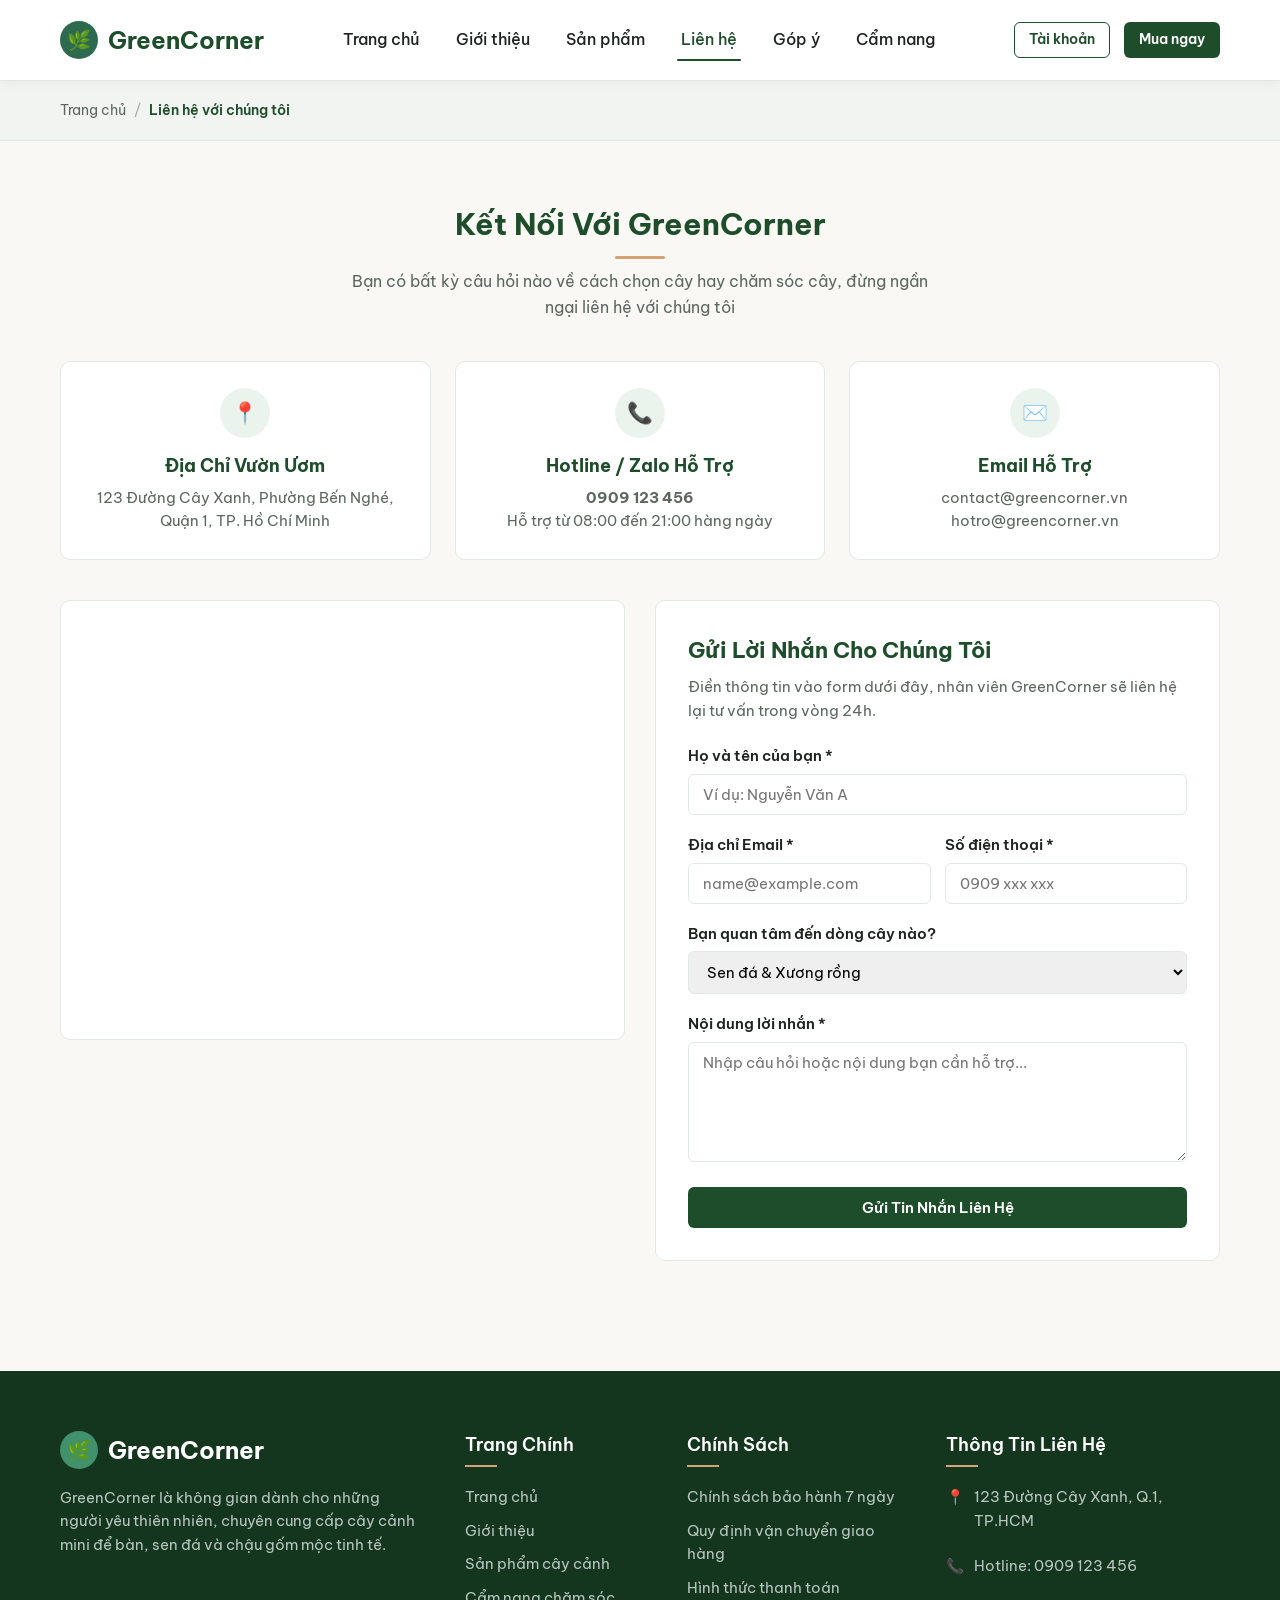
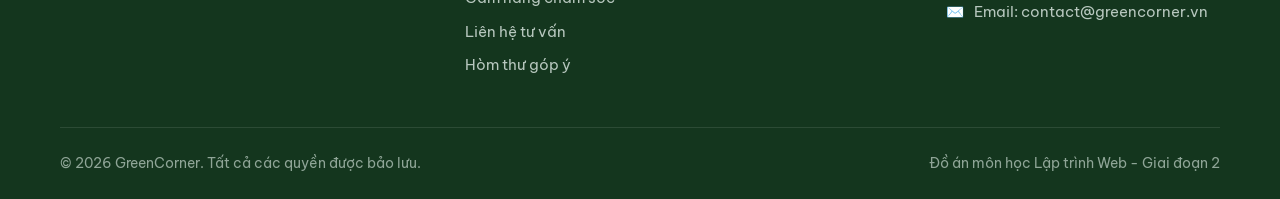
<file: contact.html>
<!DOCTYPE html>
<html lang="vi">
<head>
  <meta charset="UTF-8">
  <meta name="viewport" content="width=device-width, initial-scale=1.0">
  <title>Liên Hệ Tư Vấn - GreenCorner</title>
  <link rel="stylesheet" href="css/style.css">
</head>
<body>

  <!-- HEADER -->
  <header class="site-header">
    <div class="container header-inner">
      <a href="index.html" class="site-logo">
        <span class="logo-leaf">🌿</span>
        <span>GreenCorner</span>
      </a>

      <nav class="main-navigation">
        <a href="index.html" class="nav-link">Trang chủ</a>
        <a href="about.html" class="nav-link">Giới thiệu</a>
        <a href="products.html" class="nav-link">Sản phẩm</a>
        <a href="contact.html" class="nav-link active">Liên hệ</a>
        <a href="feedback.html" class="nav-link">Góp ý</a>
        <a href="blog.html" class="nav-link">Cẩm nang</a>
      </nav>

      <div class="header-actions">
        <a href="auth.html" class="btn btn-secondary btn-sm">Tài khoản</a>
        <a href="products.html" class="btn btn-primary btn-sm">Mua ngay</a>
        <button class="mobile-toggle" aria-label="Menu di động">☰</button>
      </div>
    </div>
  </header>

  <!-- BREADCRUMB -->
  <div class="breadcrumb-section">
    <div class="container">
      <div class="breadcrumb-list">
        <a href="index.html">Trang chủ</a>
        <span class="breadcrumb-separator">/</span>
        <span class="breadcrumb-current">Liên hệ với chúng tôi</span>
      </div>
    </div>
  </div>

  <!-- MAIN CONTACT CONTENT -->
  <main class="container section-padding">
    <div class="section-header">
      <h1 class="section-title">Kết Nối Với GreenCorner</h1>
      <p class="section-subtitle">Bạn có bất kỳ câu hỏi nào về cách chọn cây hay chăm sóc cây, đừng ngần ngại liên hệ với chúng tôi</p>
    </div>

    <!-- 3 KHỐI THÔNG TIN LIÊN LẠC -->
    <div class="contact-info-cards">
      <div class="contact-card">
        <div class="contact-icon">📍</div>
        <h4>Địa Chỉ Vườn Ươm</h4>
        <p>123 Đường Cây Xanh, Phường Bến Nghé, Quận 1, TP. Hồ Chí Minh</p>
      </div>

      <div class="contact-card">
        <div class="contact-icon">📞</div>
        <h4>Hotline / Zalo Hỗ Trợ</h4>
        <p><strong>0909 123 456</strong><br>Hỗ trợ từ 08:00 đến 21:00 hàng ngày</p>
      </div>

      <div class="contact-card">
        <div class="contact-icon">✉️</div>
        <h4>Email Hỗ Trợ</h4>
        <p>contact@greencorner.vn<br>hotro@greencorner.vn</p>
      </div>
    </div>

    <!-- KHU VỰC BẢN ĐỒ & FORM LIÊN HỆ -->
    <div class="contact-main-grid">
      <!-- BẢN ĐỒ GOOGLE MAPS -->
      <div class="map-wrapper">
        <iframe 
          src="https://www.google.com/maps/embed?pb=!1m18!1m12!1m3!1d3919.424167419725!2d106.69765667480503!3d10.778783459149794!2m3!1f0!2f0!3f0!3m2!1i1024!2i768!4f13.1!3m3!1m2!1s0x31752f385570472f%3A0x1787491737236375!2sSaigon%20Zoo%20and%20Botanical%20Garden!5e0!3m2!1sen!2svn!4v1716382024921!5m2!1sen!2svn" 
          allowfullscreen="" 
          loading="lazy" 
          referrerpolicy="no-referrer-when-downgrade"
          title="Bản đồ chỉ đường GreenCorner">
        </iframe>
      </div>

      <!-- FORM LIÊN HỆ -->
      <div class="form-box">
        <h3 style="color: var(--primary-color); margin-bottom: 8px; font-size: 1.35rem;">Gửi Lời Nhắn Cho Chúng Tôi</h3>
        <p style="color: var(--text-muted); font-size: 0.92rem; margin-bottom: 22px;">Điền thông tin vào form dưới đây, nhân viên GreenCorner sẽ liên hệ lại tư vấn trong vòng 24h.</p>

        <form id="contactForm">
          <div class="form-group">
            <label class="form-label" for="ctName">Họ và tên của bạn *</label>
            <input type="text" id="ctName" class="form-control" placeholder="Ví dụ: Nguyễn Văn A" required>
          </div>

          <div style="display: grid; grid-template-columns: 1fr 1fr; gap: 14px;">
            <div class="form-group">
              <label class="form-label" for="ctEmail">Địa chỉ Email *</label>
              <input type="email" id="ctEmail" class="form-control" placeholder="name@example.com" required>
            </div>
            <div class="form-group">
              <label class="form-label" for="ctPhone">Số điện thoại *</label>
              <input type="tel" id="ctPhone" class="form-control" placeholder="0909 xxx xxx" required>
            </div>
          </div>

          <div class="form-group">
            <label class="form-label" for="ctCategory">Bạn quan tâm đến dòng cây nào?</label>
            <select id="ctCategory" class="form-control">
              <option value="senda">Sen đá & Xương rồng</option>
              <option value="deban">Cây để bàn văn phòng</option>
              <option value="phongthuy">Cây phong thủy theo mệnh</option>
              <option value="setup">Tư vấn trang trí cây cho văn phòng / quán cafe</option>
              <option value="khac">Khác</option>
            </select>
          </div>

          <div class="form-group">
            <label class="form-label" for="ctMessage">Nội dung lời nhắn *</label>
            <textarea id="ctMessage" class="form-control" placeholder="Nhập câu hỏi hoặc nội dung bạn cần hỗ trợ..." required></textarea>
          </div>

          <button type="submit" class="btn btn-primary" style="width: 100%;">Gửi Tin Nhắn Liên Hệ</button>
        </form>
      </div>
    </div>
  </main>

  <!-- FOOTER -->
  <footer class="site-footer">
    <div class="container">
      <div class="footer-grid">
        <div class="footer-col">
          <div class="site-logo" style="margin-bottom: 16px;">
            <span class="logo-leaf" style="background-color: var(--primary-hover);">🌿</span>
            <span style="color: #ffffff;">GreenCorner</span>
          </div>
          <p>GreenCorner là không gian dành cho những người yêu thiên nhiên, chuyên cung cấp cây cảnh mini để bàn, sen đá và chậu gốm mộc tinh tế.</p>
        </div>
        <div class="footer-col">
          <h4>Trang Chính</h4>
          <ul class="footer-links">
            <li><a href="index.html">Trang chủ</a></li>
            <li><a href="about.html">Giới thiệu</a></li>
            <li><a href="products.html">Sản phẩm cây cảnh</a></li>
            <li><a href="blog.html">Cẩm nang chăm sóc</a></li>
            <li><a href="contact.html">Liên hệ tư vấn</a></li>
            <li><a href="feedback.html">Hòm thư góp ý</a></li>
          </ul>
        </div>
        <div class="footer-col">
          <h4>Chính Sách</h4>
          <ul class="footer-links">
            <li><a href="#">Chính sách bảo hành 7 ngày</a></li>
            <li><a href="#">Quy định vận chuyển giao hàng</a></li>
            <li><a href="#">Hình thức thanh toán</a></li>
          </ul>
        </div>
        <div class="footer-col">
          <h4>Thông Tin Liên Hệ</h4>
          <div class="footer-contact-item"><span>📍</span><p>123 Đường Cây Xanh, Q.1, TP.HCM</p></div>
          <div class="footer-contact-item"><span>📞</span><p>Hotline: 0909 123 456</p></div>
          <div class="footer-contact-item"><span>✉️</span><p>Email: contact@greencorner.vn</p></div>
        </div>
      </div>
      <div class="footer-bottom">
        <p>&copy; 2026 GreenCorner. Tất cả các quyền được bảo lưu.</p>
        <p>Đồ án môn học Lập trình Web - Giai đoạn 2</p>
      </div>
    </div>
  </footer>

  <script src="js/main.js"></script>
</body>
</html>
</file>
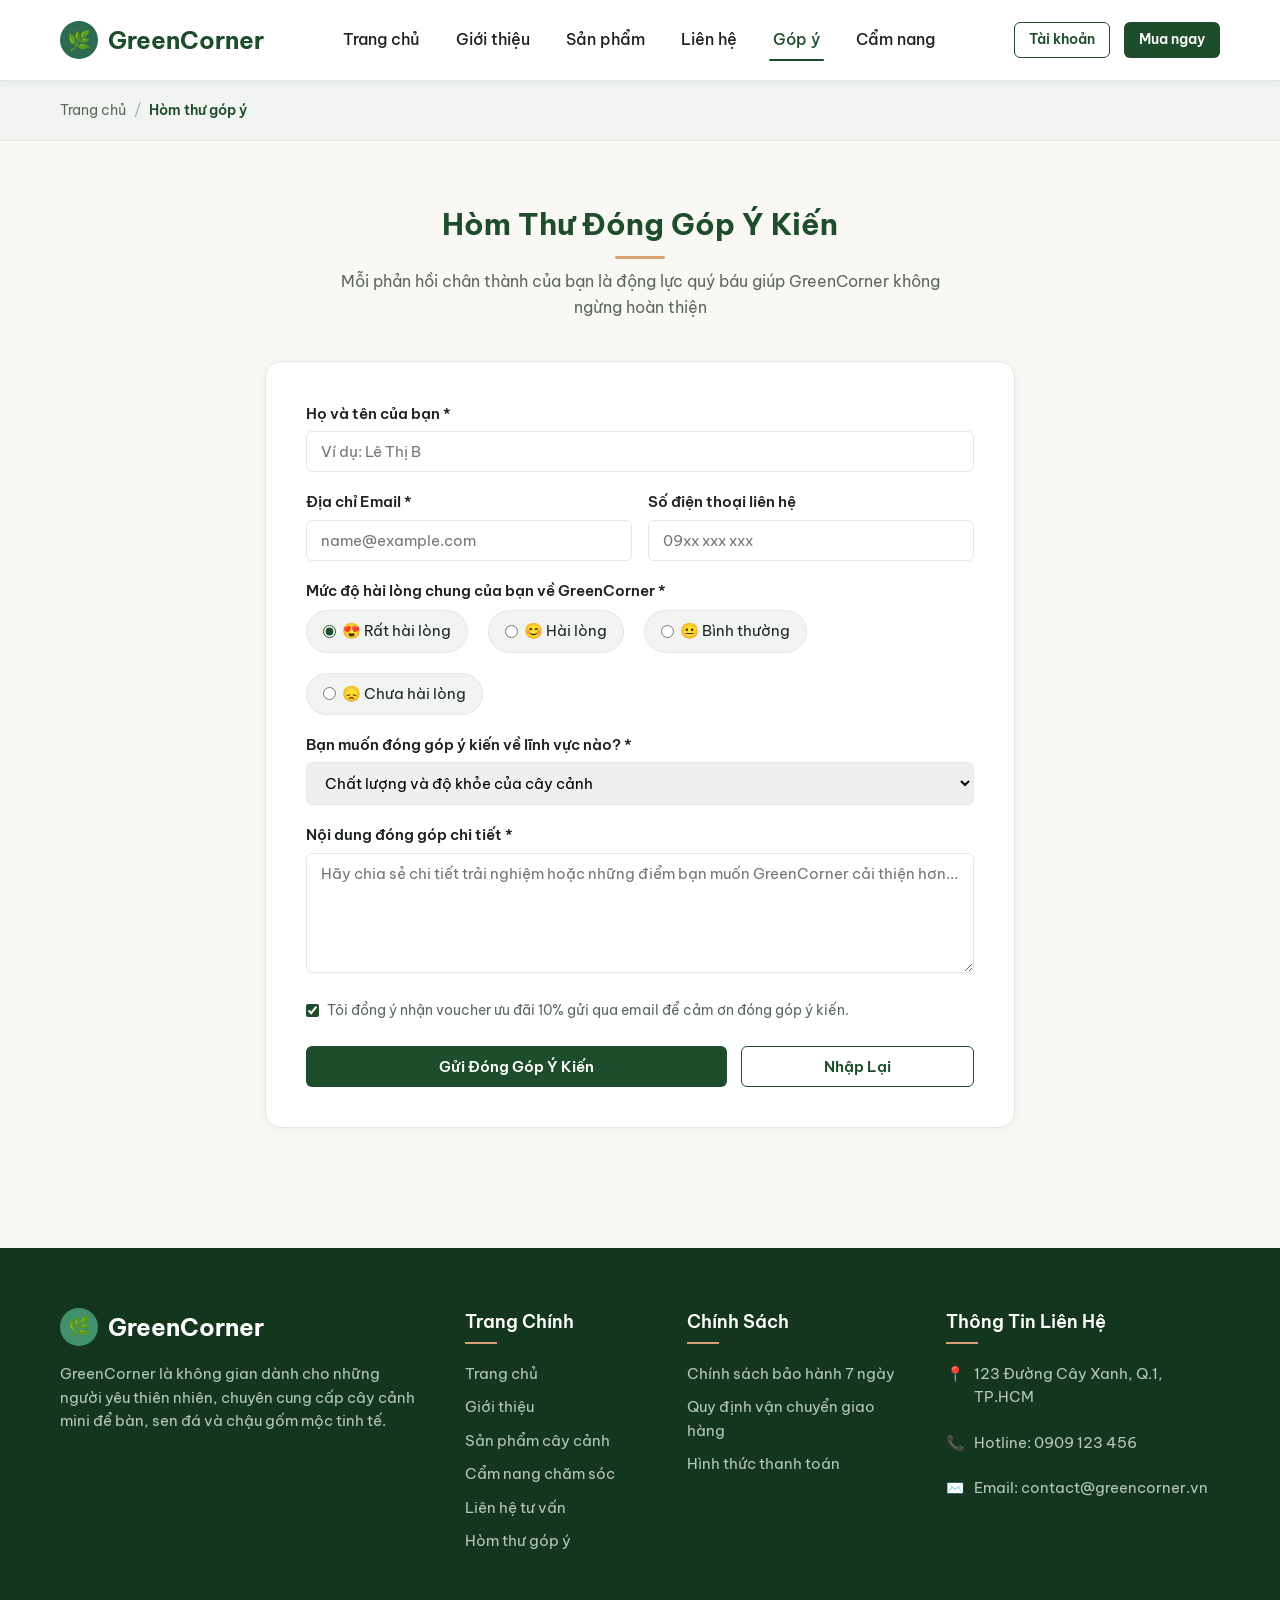
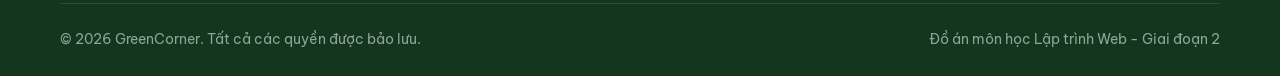
<file: feedback.html>
<!DOCTYPE html>
<html lang="vi">
<head>
  <meta charset="UTF-8">
  <meta name="viewport" content="width=device-width, initial-scale=1.0">
  <title>Đóng Góp Ý Kiến - GreenCorner</title>
  <link rel="stylesheet" href="css/style.css">
</head>
<body>

  <!-- HEADER -->
  <header class="site-header">
    <div class="container header-inner">
      <a href="index.html" class="site-logo">
        <span class="logo-leaf">🌿</span>
        <span>GreenCorner</span>
      </a>

      <nav class="main-navigation">
        <a href="index.html" class="nav-link">Trang chủ</a>
        <a href="about.html" class="nav-link">Giới thiệu</a>
        <a href="products.html" class="nav-link">Sản phẩm</a>
        <a href="contact.html" class="nav-link">Liên hệ</a>
        <a href="feedback.html" class="nav-link active">Góp ý</a>
        <a href="blog.html" class="nav-link">Cẩm nang</a>
      </nav>

      <div class="header-actions">
        <a href="auth.html" class="btn btn-secondary btn-sm">Tài khoản</a>
        <a href="products.html" class="btn btn-primary btn-sm">Mua ngay</a>
        <button class="mobile-toggle" aria-label="Menu di động">☰</button>
      </div>
    </div>
  </header>

  <!-- BREADCRUMB -->
  <div class="breadcrumb-section">
    <div class="container">
      <div class="breadcrumb-list">
        <a href="index.html">Trang chủ</a>
        <span class="breadcrumb-separator">/</span>
        <span class="breadcrumb-current">Hòm thư góp ý</span>
      </div>
    </div>
  </div>

  <!-- MAIN FEEDBACK CONTENT -->
  <main class="container section-padding">
    <div class="section-header">
      <h1 class="section-title">Hòm Thư Đóng Góp Ý Kiến</h1>
      <p class="section-subtitle">Mỗi phản hồi chân thành của bạn là động lực quý báu giúp GreenCorner không ngừng hoàn thiện</p>
    </div>

    <div class="feedback-container">
      <form id="feedbackForm">
        <div class="form-group">
          <label class="form-label" for="fbName">Họ và tên của bạn *</label>
          <input type="text" id="fbName" class="form-control" placeholder="Ví dụ: Lê Thị B" required>
        </div>

        <div style="display: grid; grid-template-columns: 1fr 1fr; gap: 16px;">
          <div class="form-group">
            <label class="form-label" for="fbEmail">Địa chỉ Email *</label>
            <input type="email" id="fbEmail" class="form-control" placeholder="name@example.com" required>
          </div>
          <div class="form-group">
            <label class="form-label" for="fbPhone">Số điện thoại liên hệ</label>
            <input type="tel" id="fbPhone" class="form-control" placeholder="09xx xxx xxx">
          </div>
        </div>

        <!-- ĐÁNH GIÁ MỨC ĐỘ HÀI LÒNG -->
        <div class="form-group">
          <label class="form-label">Mức độ hài lòng chung của bạn về GreenCorner *</label>
          <div class="rating-options">
            <label class="rating-label">
              <input type="radio" name="satisfaction" value="very-happy" checked>
              <span>😍 Rất hài lòng</span>
            </label>
            <label class="rating-label">
              <input type="radio" name="satisfaction" value="happy">
              <span>😊 Hài lòng</span>
            </label>
            <label class="rating-label">
              <input type="radio" name="satisfaction" value="neutral">
              <span>😐 Bình thường</span>
            </label>
            <label class="rating-label">
              <input type="radio" name="satisfaction" value="unhappy">
              <span>😞 Chưa hài lòng</span>
            </label>
          </div>
        </div>

        <!-- CHỦ ĐỀ GÓP Ý -->
        <div class="form-group">
          <label class="form-label" for="fbTopic">Bạn muốn đóng góp ý kiến về lĩnh vực nào? *</label>
          <select id="fbTopic" class="form-control" required>
            <option value="quality">Chất lượng và độ khỏe của cây cảnh</option>
            <option value="packaging">Quy cách đóng gói & Vận chuyển giao hàng</option>
            <option value="service">Thái độ tư vấn và hỗ trợ khách hàng</option>
            <option value="pricing">Chính sách giá & Chương trình khuyến mãi</option>
            <option value="website">Trải nghiệm xem và đặt mua trên Website</option>
            <option value="other">Ý kiến đóng góp khác</option>
          </select>
        </div>

        <!-- NỘI DUNG GÓP Ý -->
        <div class="form-group">
          <label class="form-label" for="fbMessage">Nội dung đóng góp chi tiết *</label>
          <textarea id="fbMessage" class="form-control" placeholder="Hãy chia sẻ chi tiết trải nghiệm hoặc những điểm bạn muốn GreenCorner cải thiện hơn..." required></textarea>
        </div>

        <div class="form-group" style="display: flex; align-items: center; gap: 8px;">
          <input type="checkbox" id="fbSubscribe" checked style="accent-color: var(--primary-color);">
          <label for="fbSubscribe" style="font-size: 0.9rem; color: var(--text-muted); cursor: pointer;">
            Tôi đồng ý nhận voucher ưu đãi 10% gửi qua email để cảm ơn đóng góp ý kiến.
          </label>
        </div>

        <div class="form-buttons">
          <button type="submit" class="btn btn-primary" style="flex: 2;">Gửi Đóng Góp Ý Kiến</button>
          <button type="reset" class="btn btn-secondary" style="flex: 1;">Nhập Lại</button>
        </div>
      </form>
    </div>
  </main>

  <!-- FOOTER -->
  <footer class="site-footer">
    <div class="container">
      <div class="footer-grid">
        <div class="footer-col">
          <div class="site-logo" style="margin-bottom: 16px;">
            <span class="logo-leaf" style="background-color: var(--primary-hover);">🌿</span>
            <span style="color: #ffffff;">GreenCorner</span>
          </div>
          <p>GreenCorner là không gian dành cho những người yêu thiên nhiên, chuyên cung cấp cây cảnh mini để bàn, sen đá và chậu gốm mộc tinh tế.</p>
        </div>
        <div class="footer-col">
          <h4>Trang Chính</h4>
          <ul class="footer-links">
            <li><a href="index.html">Trang chủ</a></li>
            <li><a href="about.html">Giới thiệu</a></li>
            <li><a href="products.html">Sản phẩm cây cảnh</a></li>
            <li><a href="blog.html">Cẩm nang chăm sóc</a></li>
            <li><a href="contact.html">Liên hệ tư vấn</a></li>
            <li><a href="feedback.html">Hòm thư góp ý</a></li>
          </ul>
        </div>
        <div class="footer-col">
          <h4>Chính Sách</h4>
          <ul class="footer-links">
            <li><a href="#">Chính sách bảo hành 7 ngày</a></li>
            <li><a href="#">Quy định vận chuyển giao hàng</a></li>
            <li><a href="#">Hình thức thanh toán</a></li>
          </ul>
        </div>
        <div class="footer-col">
          <h4>Thông Tin Liên Hệ</h4>
          <div class="footer-contact-item"><span>📍</span><p>123 Đường Cây Xanh, Q.1, TP.HCM</p></div>
          <div class="footer-contact-item"><span>📞</span><p>Hotline: 0909 123 456</p></div>
          <div class="footer-contact-item"><span>✉️</span><p>Email: contact@greencorner.vn</p></div>
        </div>
      </div>
      <div class="footer-bottom">
        <p>&copy; 2026 GreenCorner. Tất cả các quyền được bảo lưu.</p>
        <p>Đồ án môn học Lập trình Web - Giai đoạn 2</p>
      </div>
    </div>
  </footer>

  <script src="js/main.js"></script>
</body>
</html>
</file>
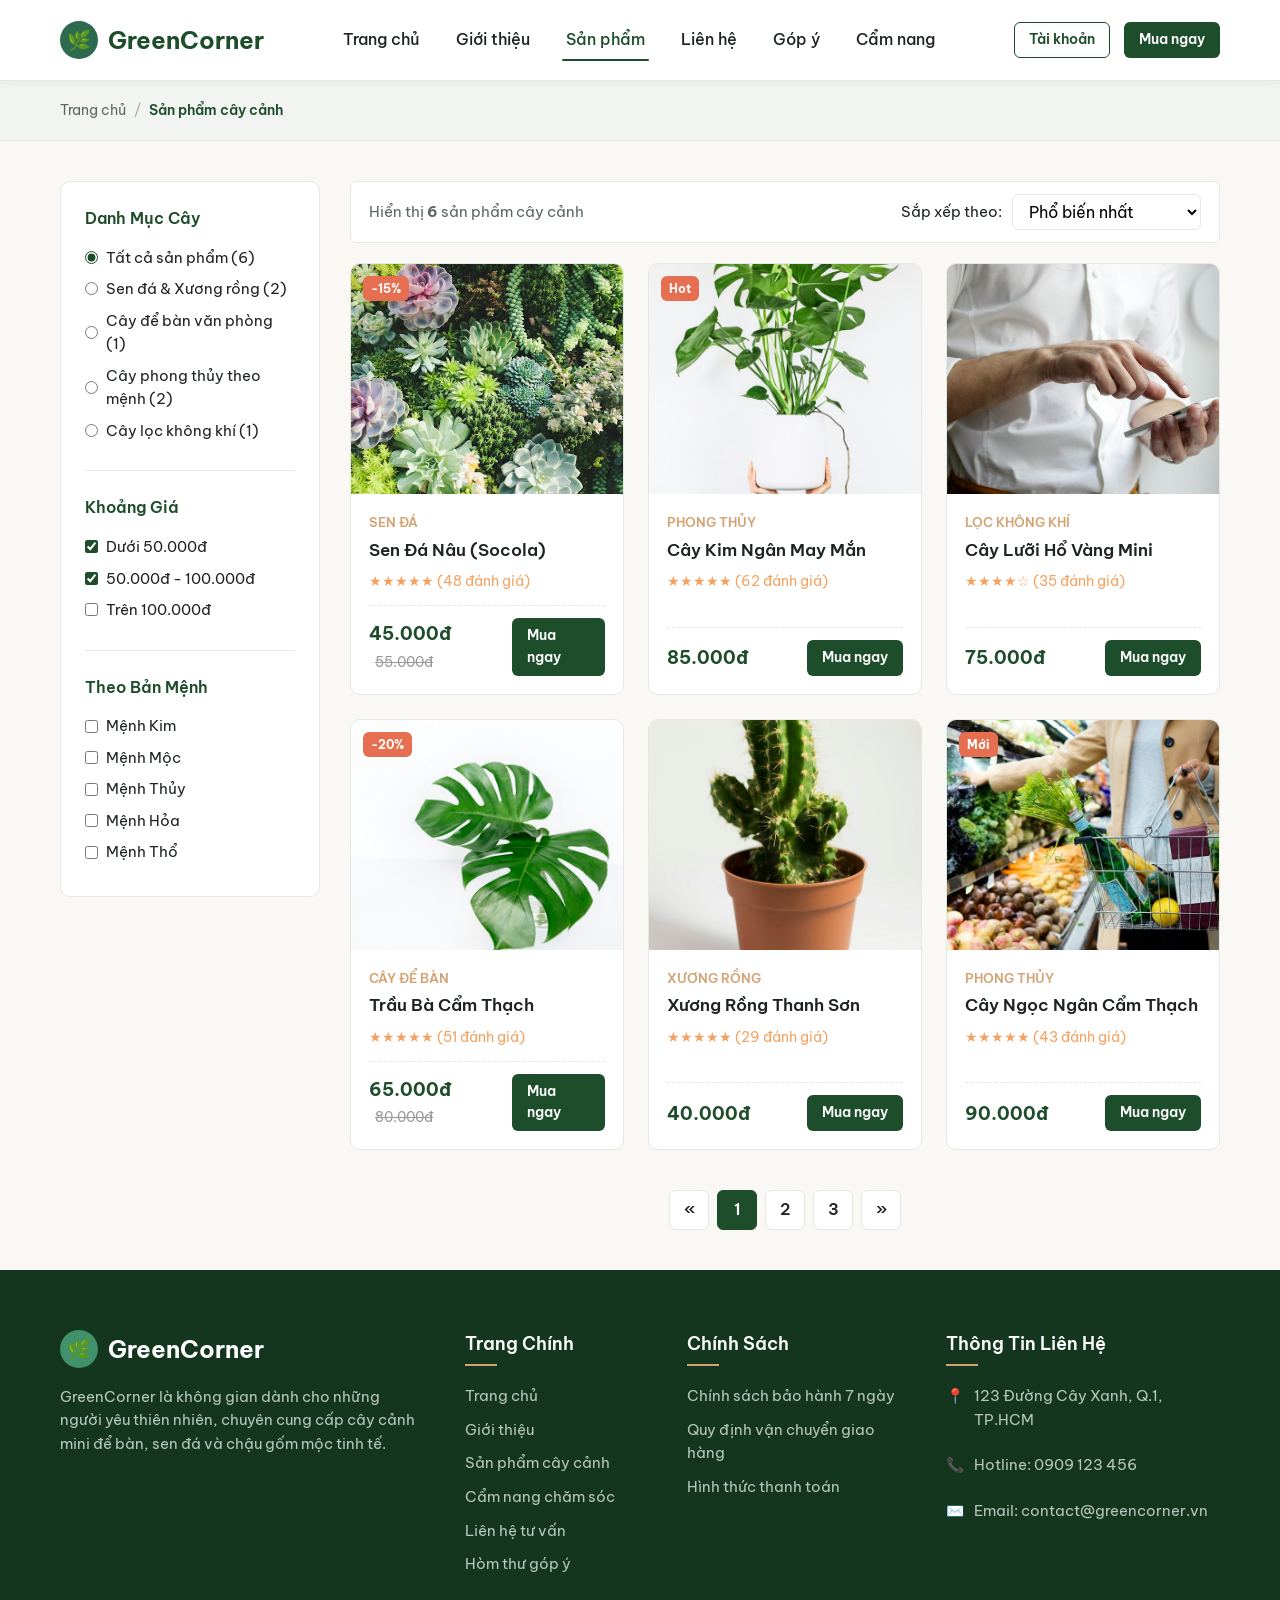
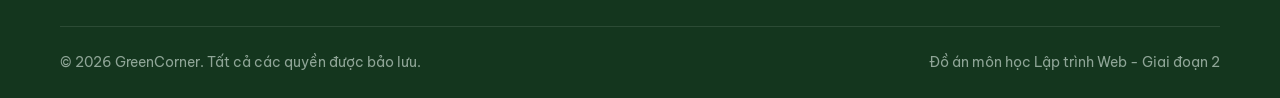
<file: products.html>
<!DOCTYPE html>
<html lang="vi">
<head>
  <meta charset="UTF-8">
  <meta name="viewport" content="width=device-width, initial-scale=1.0">
  <title>Sản Phẩm Cây Cảnh - GreenCorner</title>
  <link rel="stylesheet" href="css/style.css">
</head>
<body>

  <!-- HEADER -->
  <header class="site-header">
    <div class="container header-inner">
      <a href="index.html" class="site-logo">
        <span class="logo-leaf">🌿</span>
        <span>GreenCorner</span>
      </a>

      <nav class="main-navigation">
        <a href="index.html" class="nav-link">Trang chủ</a>
        <a href="about.html" class="nav-link">Giới thiệu</a>
        <a href="products.html" class="nav-link active">Sản phẩm</a>
        <a href="contact.html" class="nav-link">Liên hệ</a>
        <a href="feedback.html" class="nav-link">Góp ý</a>
        <a href="blog.html" class="nav-link">Cẩm nang</a>
      </nav>

      <div class="header-actions">
        <a href="auth.html" class="btn btn-secondary btn-sm">Tài khoản</a>
        <a href="products.html" class="btn btn-primary btn-sm">Mua ngay</a>
        <button class="mobile-toggle" aria-label="Menu di động">☰</button>
      </div>
    </div>
  </header>

  <!-- BREADCRUMB -->
  <div class="breadcrumb-section">
    <div class="container">
      <div class="breadcrumb-list">
        <a href="index.html">Trang chủ</a>
        <span class="breadcrumb-separator">/</span>
        <span class="breadcrumb-current">Sản phẩm cây cảnh</span>
      </div>
    </div>
  </div>

  <!-- MAIN CATALOG CONTENT -->
  <main class="container">
    <div class="catalog-layout">
      <!-- SIDEBAR BỘ LỌC BÊN TRÁI -->
      <aside class="filter-sidebar">
        <div class="filter-widget">
          <h3 class="filter-title">Danh Mục Cây</h3>
          <ul class="filter-options">
            <li>
              <label>
                <input type="radio" name="category-filter" value="all" checked>
                <span>Tất cả sản phẩm (6)</span>
              </label>
            </li>
            <li>
              <label>
                <input type="radio" name="category-filter" value="senda">
                <span>Sen đá & Xương rồng (2)</span>
              </label>
            </li>
            <li>
              <label>
                <input type="radio" name="category-filter" value="deban">
                <span>Cây để bàn văn phòng (1)</span>
              </label>
            </li>
            <li>
              <label>
                <input type="radio" name="category-filter" value="phongthuy">
                <span>Cây phong thủy theo mệnh (2)</span>
              </label>
            </li>
            <li>
              <label>
                <input type="radio" name="category-filter" value="lockhongkhi">
                <span>Cây lọc không khí (1)</span>
              </label>
            </li>
          </ul>
        </div>

        <div class="filter-widget">
          <h3 class="filter-title">Khoảng Giá</h3>
          <ul class="filter-options">
            <li>
              <label><input type="checkbox" checked> <span>Dưới 50.000đ</span></label>
            </li>
            <li>
              <label><input type="checkbox" checked> <span>50.000đ - 100.000đ</span></label>
            </li>
            <li>
              <label><input type="checkbox"> <span>Trên 100.000đ</span></label>
            </li>
          </ul>
        </div>

        <div class="filter-widget">
          <h3 class="filter-title">Theo Bản Mệnh</h3>
          <ul class="filter-options">
            <li><label><input type="checkbox"> <span>Mệnh Kim</span></label></li>
            <li><label><input type="checkbox"> <span>Mệnh Mộc</span></label></li>
            <li><label><input type="checkbox"> <span>Mệnh Thủy</span></label></li>
            <li><label><input type="checkbox"> <span>Mệnh Hỏa</span></label></li>
            <li><label><input type="checkbox"> <span>Mệnh Thổ</span></label></li>
          </ul>
        </div>
      </aside>

      <!-- KHU VỰC HIỂN THỊ SẢN PHẨM BÊN PHẢI -->
      <section class="catalog-main">
        <div class="catalog-top-bar">
          <div class="catalog-count">Hiển thị <strong>6</strong> sản phẩm cây cảnh</div>
          <div class="catalog-sort">
            <label for="sortSelect">Sắp xếp theo:</label>
            <select id="sortSelect">
              <option value="popular">Phổ biến nhất</option>
              <option value="price-asc">Giá: Thấp đến cao</option>
              <option value="price-desc">Giá: Cao đến thấp</option>
              <option value="newest">Mới nhất</option>
            </select>
          </div>
        </div>

        <div class="products-grid catalog-products" style="grid-template-columns: repeat(3, 1fr);">
          <!-- Card 1 -->
          <article class="product-card" data-category="senda">
            <div class="product-thumb">
              <span class="product-badge">-15%</span>
              <img src="images/prod-senda-nau.jpg" alt="Sen đá Socola">
            </div>
            <div class="product-info">
              <span class="product-category">Sen đá</span>
              <h3 class="product-name">Sen Đá Nâu (Socola)</h3>
              <div class="product-rating">★★★★★ (48 đánh giá)</div>
              <div class="product-bottom">
                <div>
                  <span class="product-price">45.000đ</span>
                  <span class="product-old-price">55.000đ</span>
                </div>
                <a href="contact.html" class="btn btn-primary btn-sm">Mua ngay</a>
              </div>
            </div>
          </article>

          <!-- Card 2 -->
          <article class="product-card" data-category="phongthuy">
            <div class="product-thumb">
              <span class="product-badge">Hot</span>
              <img src="images/prod-kim-ngan.jpg" alt="Cây Kim Ngân để bàn">
            </div>
            <div class="product-info">
              <span class="product-category">Phong thủy</span>
              <h3 class="product-name">Cây Kim Ngân May Mắn</h3>
              <div class="product-rating">★★★★★ (62 đánh giá)</div>
              <div class="product-bottom">
                <div>
                  <span class="product-price">85.000đ</span>
                </div>
                <a href="contact.html" class="btn btn-primary btn-sm">Mua ngay</a>
              </div>
            </div>
          </article>

          <!-- Card 3 -->
          <article class="product-card" data-category="lockhongkhi">
            <div class="product-thumb">
              <img src="images/prod-luoi-ho.jpg" alt="Cây Lưỡi Hổ Thái">
            </div>
            <div class="product-info">
              <span class="product-category">Lọc không khí</span>
              <h3 class="product-name">Cây Lưỡi Hổ Vàng Mini</h3>
              <div class="product-rating">★★★★☆ (35 đánh giá)</div>
              <div class="product-bottom">
                <div>
                  <span class="product-price">75.000đ</span>
                </div>
                <a href="contact.html" class="btn btn-primary btn-sm">Mua ngay</a>
              </div>
            </div>
          </article>

          <!-- Card 4 -->
          <article class="product-card" data-category="deban">
            <div class="product-thumb">
              <span class="product-badge">-20%</span>
              <img src="images/prod-trau-ba.jpg" alt="Trầu Bà Cẩm Thạch">
            </div>
            <div class="product-info">
              <span class="product-category">Cây để bàn</span>
              <h3 class="product-name">Trầu Bà Cẩm Thạch</h3>
              <div class="product-rating">★★★★★ (51 đánh giá)</div>
              <div class="product-bottom">
                <div>
                  <span class="product-price">65.000đ</span>
                  <span class="product-old-price">80.000đ</span>
                </div>
                <a href="contact.html" class="btn btn-primary btn-sm">Mua ngay</a>
              </div>
            </div>
          </article>

          <!-- Card 5 -->
          <article class="product-card" data-category="senda">
            <div class="product-thumb">
              <img src="images/prod-xuong-rong.jpg" alt="Xương Rồng Thanh Sơn">
            </div>
            <div class="product-info">
              <span class="product-category">Xương rồng</span>
              <h3 class="product-name">Xương Rồng Thanh Sơn</h3>
              <div class="product-rating">★★★★★ (29 đánh giá)</div>
              <div class="product-bottom">
                <div>
                  <span class="product-price">40.000đ</span>
                </div>
                <a href="contact.html" class="btn btn-primary btn-sm">Mua ngay</a>
              </div>
            </div>
          </article>

          <!-- Card 6 -->
          <article class="product-card" data-category="phongthuy">
            <div class="product-thumb">
              <span class="product-badge">Mới</span>
              <img src="images/prod-ngoc-ngan.jpg" alt="Cây Ngọc Ngân">
            </div>
            <div class="product-info">
              <span class="product-category">Phong thủy</span>
              <h3 class="product-name">Cây Ngọc Ngân Cẩm Thạch</h3>
              <div class="product-rating">★★★★★ (43 đánh giá)</div>
              <div class="product-bottom">
                <div>
                  <span class="product-price">90.000đ</span>
                </div>
                <a href="contact.html" class="btn btn-primary btn-sm">Mua ngay</a>
              </div>
            </div>
          </article>
        </div>

        <!-- PHÂN TRANG (PAGINATION) -->
        <div class="pagination">
          <a href="#" class="page-btn">&laquo;</a>
          <a href="#" class="page-btn active">1</a>
          <a href="#" class="page-btn">2</a>
          <a href="#" class="page-btn">3</a>
          <a href="#" class="page-btn">&raquo;</a>
        </div>
      </section>
    </div>
  </main>

  <!-- FOOTER -->
  <footer class="site-footer">
    <div class="container">
      <div class="footer-grid">
        <div class="footer-col">
          <div class="site-logo" style="margin-bottom: 16px;">
            <span class="logo-leaf" style="background-color: var(--primary-hover);">🌿</span>
            <span style="color: #ffffff;">GreenCorner</span>
          </div>
          <p>GreenCorner là không gian dành cho những người yêu thiên nhiên, chuyên cung cấp cây cảnh mini để bàn, sen đá và chậu gốm mộc tinh tế.</p>
        </div>
        <div class="footer-col">
          <h4>Trang Chính</h4>
          <ul class="footer-links">
            <li><a href="index.html">Trang chủ</a></li>
            <li><a href="about.html">Giới thiệu</a></li>
            <li><a href="products.html">Sản phẩm cây cảnh</a></li>
            <li><a href="blog.html">Cẩm nang chăm sóc</a></li>
            <li><a href="contact.html">Liên hệ tư vấn</a></li>
            <li><a href="feedback.html">Hòm thư góp ý</a></li>
          </ul>
        </div>
        <div class="footer-col">
          <h4>Chính Sách</h4>
          <ul class="footer-links">
            <li><a href="#">Chính sách bảo hành 7 ngày</a></li>
            <li><a href="#">Quy định vận chuyển giao hàng</a></li>
            <li><a href="#">Hình thức thanh toán</a></li>
          </ul>
        </div>
        <div class="footer-col">
          <h4>Thông Tin Liên Hệ</h4>
          <div class="footer-contact-item"><span>📍</span><p>123 Đường Cây Xanh, Q.1, TP.HCM</p></div>
          <div class="footer-contact-item"><span>📞</span><p>Hotline: 0909 123 456</p></div>
          <div class="footer-contact-item"><span>✉️</span><p>Email: contact@greencorner.vn</p></div>
        </div>
      </div>
      <div class="footer-bottom">
        <p>&copy; 2026 GreenCorner. Tất cả các quyền được bảo lưu.</p>
        <p>Đồ án môn học Lập trình Web - Giai đoạn 2</p>
      </div>
    </div>
  </footer>

  <script src="js/main.js"></script>
</body>
</html>
</file>
<file: css/style.css>
/* ============================================================
   PROJECT: GREENCORNER - WEBSITE CÂY CẢNH MINI
   GIAI ĐOẠN 2: LẬP TRÌNH & TRIỂN KHAI WEBSITE
   TUÂN THỦ CHUẨN BOX-MODEL, FLEXBOX & CSS GRID THEO FIGMA
   ============================================================ */

@import url('https://fonts.googleapis.com/css2?family=Be+Vietnam+Pro:ital,wght@0,300;0,400;0,500;0,600;0,700;1,400&display=swap');

:root {
  --primary-color: #1e4d2b;        /* Xanh lá đậm chuẩn Figma */
  --primary-light: #2d6a4f;
  --primary-hover: #40916c;
  --accent-color: #e76f51;         /* Cam đất / Tag ưu đãi */
  --accent-gold: #d4a373;
  --bg-light: #faf8f5;             /* Nền kem nhạt ấm cúng */
  --bg-surface: #ffffff;
  --bg-subtle: #f1f4f0;
  --text-dark: #1f2421;
  --text-muted: #5c6760;
  --border-color: #e2e8e4;
  --footer-bg: #14361e;
  --footer-text: #d8e2dc;
  
  --radius-sm: 6px;
  --radius-md: 10px;
  --radius-lg: 16px;
  --radius-pill: 999px;
  
  --shadow-sm: 0 2px 8px rgba(0, 0, 0, 0.05);
  --shadow-md: 0 4px 16px rgba(0, 0, 0, 0.08);
  --shadow-lg: 0 8px 24px rgba(0, 0, 0, 0.12);
  
  --container-width: 1200px;
  --transition: all 0.25s ease;
}

/* 1. RESET & BASE BOX MODEL */
*, *::before, *::after {
  box-sizing: border-box;
  margin: 0;
  padding: 0;
}

html {
  font-size: 16px;
  scroll-behavior: smooth;
}

body {
  font-family: 'Be Vietnam Pro', -apple-system, BlinkMacSystemFont, 'Segoe UI', Roboto, sans-serif;
  color: var(--text-dark);
  background-color: var(--bg-light);
  line-height: 1.6;
  -webkit-font-smoothing: antialiased;
}

img {
  max-width: 100%;
  height: auto;
  display: block;
  object-fit: cover;
}

a {
  color: inherit;
  text-decoration: none;
  transition: var(--transition);
}

ul, ol {
  list-style: none;
}

button, input, select, textarea {
  font-family: inherit;
  font-size: 1rem;
}

/* 2. LAYOUT CONTAINERS & UTILITIES */
.container {
  width: 100%;
  max-width: var(--container-width);
  margin-left: auto;
  margin-right: auto;
  padding-left: 20px;
  padding-right: 20px;
}

.section-padding {
  padding-top: 60px;
  padding-bottom: 60px;
}

.section-header {
  text-align: center;
  margin-bottom: 40px;
}

.section-title {
  font-size: 1.85rem;
  font-weight: 700;
  color: var(--primary-color);
  margin-bottom: 10px;
  position: relative;
  display: inline-block;
}

.section-title::after {
  content: '';
  display: block;
  width: 50px;
  height: 3px;
  background-color: var(--accent-gold);
  margin: 8px auto 0 auto;
  border-radius: var(--radius-pill);
}

.section-subtitle {
  color: var(--text-muted);
  font-size: 1rem;
  max-width: 600px;
  margin: 0 auto;
}

/* NÚT BẤM (BUTTONS) */
.btn {
  display: inline-flex;
  align-items: center;
  justify-content: center;
  gap: 8px;
  padding: 10px 22px;
  font-size: 0.95rem;
  font-weight: 600;
  border-radius: var(--radius-sm);
  border: 1px solid transparent;
  cursor: pointer;
  transition: var(--transition);
  text-decoration: none;
}

.btn-primary {
  background-color: var(--primary-color);
  color: #ffffff;
}

.btn-primary:hover {
  background-color: var(--primary-hover);
  transform: translateY(-2px);
  box-shadow: var(--shadow-sm);
}

.btn-secondary {
  background-color: transparent;
  color: var(--primary-color);
  border-color: var(--primary-color);
}

.btn-secondary:hover {
  background-color: var(--primary-color);
  color: #ffffff;
}

.btn-accent {
  background-color: var(--accent-color);
  color: #ffffff;
}

.btn-accent:hover {
  background-color: #d85c3f;
}

.btn-sm {
  padding: 6px 14px;
  font-size: 0.85rem;
}

/* BREADCRUMB */
.breadcrumb-section {
  background-color: var(--bg-subtle);
  padding: 18px 0;
  border-bottom: 1px solid var(--border-color);
}

.breadcrumb-list {
  display: flex;
  align-items: center;
  gap: 8px;
  font-size: 0.9rem;
  color: var(--text-muted);
}

.breadcrumb-list a:hover {
  color: var(--primary-color);
}

.breadcrumb-separator {
  color: #a0afa6;
}

.breadcrumb-current {
  color: var(--primary-color);
  font-weight: 600;
}

/* 3. HEADER & THANH ĐIỀU HƯỚNG (NAVBAR) */
.site-header {
  background-color: #ffffff;
  position: sticky;
  top: 0;
  z-index: 1000;
  box-shadow: 0 2px 10px rgba(0, 0, 0, 0.05);
  border-bottom: 1px solid var(--border-color);
}

.header-inner {
  display: flex;
  align-items: center;
  justify-content: space-between;
  height: 80px;
}

.site-logo {
  display: flex;
  align-items: center;
  gap: 10px;
  font-size: 1.5rem;
  font-weight: 700;
  color: var(--primary-color);
}

.site-logo .logo-leaf {
  display: inline-block;
  background-color: var(--primary-light);
  color: #ffffff;
  width: 38px;
  height: 38px;
  border-radius: 50%;
  display: flex;
  align-items: center;
  justify-content: center;
  font-size: 1.2rem;
}

.main-navigation {
  display: flex;
  align-items: center;
  gap: 28px;
}

.nav-link {
  font-size: 0.98rem;
  font-weight: 500;
  color: var(--text-dark);
  padding: 8px 4px;
  position: relative;
}

.nav-link:hover,
.nav-link.active {
  color: var(--primary-color);
}

.nav-link.active::after {
  content: '';
  position: absolute;
  bottom: 0;
  left: 0;
  width: 100%;
  height: 2px;
  background-color: var(--primary-color);
  border-radius: var(--radius-pill);
}

.header-actions {
  display: flex;
  align-items: center;
  gap: 14px;
}

.mobile-toggle {
  display: none;
  background: none;
  border: none;
  font-size: 1.5rem;
  color: var(--primary-color);
  cursor: pointer;
}

/* 4. FOOTER DÙNG CHUNG */
.site-footer {
  background-color: var(--footer-bg);
  color: var(--footer-text);
  padding-top: 60px;
  padding-bottom: 25px;
  font-size: 0.92rem;
}

.footer-grid {
  display: grid;
  grid-template-columns: 2fr 1fr 1.2fr 1.5fr;
  gap: 40px;
  margin-bottom: 40px;
}

.footer-col h4 {
  color: #ffffff;
  font-size: 1.1rem;
  font-weight: 600;
  margin-bottom: 18px;
  position: relative;
}

.footer-col h4::after {
  content: '';
  display: block;
  width: 32px;
  height: 2px;
  background-color: var(--accent-gold);
  margin-top: 6px;
}

.footer-col p {
  color: #b7c7be;
  margin-bottom: 12px;
  line-height: 1.6;
}

.footer-links li {
  margin-bottom: 10px;
}

.footer-links a {
  color: #b7c7be;
}

.footer-links a:hover {
  color: #ffffff;
  padding-left: 5px;
}

.footer-contact-item {
  display: flex;
  gap: 10px;
  margin-bottom: 10px;
  color: #b7c7be;
}

.footer-contact-item span {
  color: var(--accent-gold);
}

.footer-bottom {
  border-top: 1px solid rgba(255, 255, 255, 0.1);
  padding-top: 25px;
  display: flex;
  align-items: center;
  justify-content: space-between;
  color: #8fa597;
  font-size: 0.85rem;
}

/* 5. GIAO DIỆN TRANG CHỦ (INDEX.HTML) */
.hero-banner {
  background-color: #edebe4;
  border-radius: var(--radius-lg);
  margin: 30px auto;
  overflow: hidden;
  box-shadow: var(--shadow-sm);
}

.hero-grid {
  display: grid;
  grid-template-columns: 1.1fr 1fr;
  align-items: center;
}

.hero-content {
  padding: 50px 40px 50px 60px;
}

.hero-badge {
  display: inline-block;
  background-color: var(--accent-color);
  color: #ffffff;
  font-size: 0.8rem;
  font-weight: 700;
  text-transform: uppercase;
  letter-spacing: 0.5px;
  padding: 5px 14px;
  border-radius: var(--radius-pill);
  margin-bottom: 16px;
}

.hero-title {
  font-size: 2.4rem;
  font-weight: 700;
  line-height: 1.25;
  color: var(--primary-color);
  margin-bottom: 16px;
}

.hero-desc {
  font-size: 1.05rem;
  color: var(--text-muted);
  margin-bottom: 26px;
}

.hero-image img {
  width: 100%;
  height: 380px;
  object-fit: cover;
}

/* THANH TÌM KIẾM NHANH */
.search-bar-wrapper {
  margin-top: -30px;
  margin-bottom: 50px;
  display: flex;
  justify-content: center;
}

.search-form {
  background-color: #ffffff;
  padding: 10px;
  border-radius: var(--radius-pill);
  box-shadow: var(--shadow-md);
  display: flex;
  align-items: center;
  width: 100%;
  max-width: 580px;
  border: 1px solid var(--border-color);
}

.search-input {
  flex: 1;
  border: none;
  outline: none;
  padding: 8px 18px;
  font-size: 0.95rem;
  background: transparent;
}

/* DANH MỤC SẢN PHẨM (CATEGORY CARDS - 3 CỘT) */
.categories-grid {
  display: grid;
  grid-template-columns: repeat(3, 1fr);
  gap: 24px;
  margin-bottom: 50px;
}

.category-card {
  position: relative;
  border-radius: var(--radius-md);
  overflow: hidden;
  box-shadow: var(--shadow-sm);
  background-color: #ffffff;
  transition: var(--transition);
}

.category-card:hover {
  transform: translateY(-5px);
  box-shadow: var(--shadow-md);
}

.category-card img {
  height: 220px;
  width: 100%;
  transition: var(--transition);
}

.category-card:hover img {
  transform: scale(1.04);
}

.category-overlay {
  padding: 18px;
  text-align: center;
  background: #ffffff;
}

.category-overlay h3 {
  font-size: 1.15rem;
  color: var(--primary-color);
  font-weight: 600;
  margin-bottom: 6px;
}

.category-overlay p {
  font-size: 0.88rem;
  color: var(--text-muted);
}

/* LƯỚI SẢN PHẨM (PRODUCT CARDS) */
.products-grid {
  display: grid;
  grid-template-columns: repeat(4, 1fr);
  gap: 24px;
}

.product-card {
  background-color: #ffffff;
  border-radius: var(--radius-md);
  border: 1px solid var(--border-color);
  overflow: hidden;
  transition: var(--transition);
  display: flex;
  flex-direction: column;
}

.product-card:hover {
  border-color: var(--primary-light);
  box-shadow: var(--shadow-md);
  transform: translateY(-4px);
}

.product-thumb {
  position: relative;
  overflow: hidden;
  height: 230px;
  background-color: var(--bg-subtle);
}

.product-thumb img {
  width: 100%;
  height: 100%;
  object-fit: cover;
  transition: var(--transition);
}

.product-card:hover .product-thumb img {
  transform: scale(1.05);
}

.product-badge {
  position: absolute;
  top: 12px;
  left: 12px;
  background-color: var(--accent-color);
  color: #ffffff;
  font-size: 0.75rem;
  font-weight: 700;
  padding: 3px 8px;
  border-radius: var(--radius-sm);
}

.product-info {
  padding: 18px;
  display: flex;
  flex-direction: column;
  flex-grow: 1;
}

.product-category {
  font-size: 0.8rem;
  color: var(--accent-gold);
  font-weight: 600;
  text-transform: uppercase;
  margin-bottom: 4px;
}

.product-name {
  font-size: 1.05rem;
  font-weight: 600;
  color: var(--text-dark);
  margin-bottom: 8px;
}

.product-rating {
  color: #f4a261;
  font-size: 0.85rem;
  margin-bottom: 12px;
}

.product-bottom {
  display: flex;
  align-items: center;
  justify-content: space-between;
  margin-top: auto;
  padding-top: 12px;
  border-top: 1px dashed var(--border-color);
}

.product-price {
  font-size: 1.15rem;
  font-weight: 700;
  color: var(--primary-color);
}

.product-old-price {
  font-size: 0.85rem;
  color: #999;
  text-decoration: line-through;
  margin-left: 6px;
}

/* KHỐI 3 LÝ DO NÊN CHỌN (FEATURES / HIGHLIGHTS) */
.features-section {
  background-color: #ffffff;
  border-radius: var(--radius-lg);
  padding: 40px;
  margin: 50px 0;
  border: 1px solid var(--border-color);
}

.features-grid {
  display: grid;
  grid-template-columns: repeat(3, 1fr);
  gap: 30px;
}

.feature-box {
  display: flex;
  gap: 16px;
  align-items: flex-start;
}

.feature-icon {
  width: 50px;
  height: 50px;
  background-color: #eaf4ed;
  color: var(--primary-color);
  border-radius: 50%;
  display: flex;
  align-items: center;
  justify-content: center;
  font-size: 1.4rem;
  flex-shrink: 0;
}

.feature-info h4 {
  font-size: 1.05rem;
  font-weight: 600;
  color: var(--primary-color);
  margin-bottom: 6px;
}

.feature-info p {
  font-size: 0.88rem;
  color: var(--text-muted);
}

/* BANNER CALL-TO-ACTION (CTA) */
.cta-banner {
  background: linear-gradient(135deg, var(--primary-color) 0%, var(--primary-light) 100%);
  color: #ffffff;
  border-radius: var(--radius-lg);
  padding: 50px 40px;
  text-align: center;
  margin: 50px 0;
}

.cta-banner h2 {
  font-size: 1.9rem;
  font-weight: 700;
  margin-bottom: 12px;
}

.cta-banner p {
  color: #d8e2dc;
  font-size: 1rem;
  max-width: 600px;
  margin: 0 auto 25px auto;
}

.cta-form {
  display: flex;
  justify-content: center;
  gap: 10px;
  max-width: 500px;
  margin: 0 auto;
}

.cta-input {
  flex: 1;
  padding: 12px 18px;
  border: none;
  border-radius: var(--radius-sm);
  outline: none;
}

/* 6. GIAO DIỆN TRANG GIỚI THIỆU (ABOUT.HTML) */
.about-hero-grid {
  display: grid;
  grid-template-columns: 1fr 1fr;
  gap: 40px;
  align-items: center;
  margin-bottom: 60px;
}

.about-img-frame {
  border-radius: var(--radius-lg);
  overflow: hidden;
  box-shadow: var(--shadow-md);
}

.about-img-frame img {
  width: 100%;
  height: 380px;
  object-fit: cover;
}

.about-text h2 {
  font-size: 2rem;
  font-weight: 700;
  color: var(--primary-color);
  margin-bottom: 16px;
}

.about-text p {
  color: var(--text-muted);
  margin-bottom: 16px;
  font-size: 1rem;
}

.about-stats {
  display: grid;
  grid-template-columns: repeat(3, 1fr);
  gap: 20px;
  margin: 50px 0;
  text-align: center;
}

.stat-card {
  background-color: #ffffff;
  padding: 30px 20px;
  border-radius: var(--radius-md);
  border: 1px solid var(--border-color);
  box-shadow: var(--shadow-sm);
}

.stat-number {
  font-size: 2.4rem;
  font-weight: 700;
  color: var(--primary-color);
  margin-bottom: 6px;
}

.stat-label {
  font-size: 0.95rem;
  color: var(--text-muted);
  font-weight: 500;
}

/* QUY TRÌNH 4 BƯỚC */
.process-grid {
  display: grid;
  grid-template-columns: 1fr 1.2fr;
  gap: 40px;
  align-items: center;
  margin: 50px 0;
}

.process-steps {
  display: flex;
  flex-direction: column;
  gap: 20px;
}

.process-step-item {
  display: flex;
  gap: 16px;
  background-color: #ffffff;
  padding: 18px 20px;
  border-radius: var(--radius-md);
  border: 1px solid var(--border-color);
}

.step-num {
  width: 40px;
  height: 40px;
  background-color: var(--primary-color);
  color: #ffffff;
  border-radius: 50%;
  display: flex;
  align-items: center;
  justify-content: center;
  font-weight: 700;
  flex-shrink: 0;
}

.step-content h4 {
  color: var(--primary-color);
  font-size: 1.05rem;
  margin-bottom: 4px;
}

.step-content p {
  font-size: 0.9rem;
  color: var(--text-muted);
}

/* 7. GIAO DIỆN TRANG SẢN PHẨM (PRODUCTS.HTML) */
.catalog-layout {
  display: grid;
  grid-template-columns: 260px 1fr;
  gap: 30px;
  margin: 40px 0;
}

.filter-sidebar {
  background-color: #ffffff;
  padding: 24px;
  border-radius: var(--radius-md);
  border: 1px solid var(--border-color);
  height: fit-content;
}

.filter-widget {
  margin-bottom: 24px;
  padding-bottom: 20px;
  border-bottom: 1px solid var(--border-color);
}

.filter-widget:last-child {
  margin-bottom: 0;
  padding-bottom: 0;
  border-bottom: none;
}

.filter-title {
  font-size: 1rem;
  font-weight: 600;
  color: var(--primary-color);
  margin-bottom: 14px;
}

.filter-options li {
  margin-bottom: 8px;
}

.filter-options label {
  display: flex;
  align-items: center;
  gap: 8px;
  font-size: 0.92rem;
  color: var(--text-dark);
  cursor: pointer;
}

.filter-options input[type="radio"],
.filter-options input[type="checkbox"] {
  accent-color: var(--primary-color);
}

.catalog-top-bar {
  display: flex;
  align-items: center;
  justify-content: space-between;
  margin-bottom: 20px;
  padding: 12px 18px;
  background-color: #ffffff;
  border-radius: var(--radius-sm);
  border: 1px solid var(--border-color);
}

.catalog-count {
  font-size: 0.92rem;
  color: var(--text-muted);
}

.catalog-sort {
  display: flex;
  align-items: center;
  gap: 10px;
  font-size: 0.92rem;
}

.catalog-sort select {
  padding: 6px 12px;
  border: 1px solid var(--border-color);
  border-radius: var(--radius-sm);
  outline: none;
  background-color: #ffffff;
}

.pagination {
  display: flex;
  justify-content: center;
  gap: 8px;
  margin-top: 40px;
}

.page-btn {
  width: 40px;
  height: 40px;
  border-radius: var(--radius-sm);
  display: flex;
  align-items: center;
  justify-content: center;
  border: 1px solid var(--border-color);
  background-color: #ffffff;
  color: var(--text-dark);
  font-weight: 600;
}

.page-btn.active,
.page-btn:hover {
  background-color: var(--primary-color);
  color: #ffffff;
  border-color: var(--primary-color);
}

/* 8. GIAO DIỆN TRANG LIÊN HỆ (CONTACT.HTML) */
.contact-info-cards {
  display: grid;
  grid-template-columns: repeat(3, 1fr);
  gap: 24px;
  margin-bottom: 40px;
}

.contact-card {
  background-color: #ffffff;
  padding: 26px;
  border-radius: var(--radius-md);
  border: 1px solid var(--border-color);
  text-align: center;
}

.contact-icon {
  width: 50px;
  height: 50px;
  margin: 0 auto 14px auto;
  background-color: #eaf4ed;
  color: var(--primary-color);
  border-radius: 50%;
  display: flex;
  align-items: center;
  justify-content: center;
  font-size: 1.3rem;
}

.contact-card h4 {
  color: var(--primary-color);
  font-size: 1.1rem;
  margin-bottom: 6px;
}

.contact-card p {
  color: var(--text-muted);
  font-size: 0.92rem;
}

.contact-main-grid {
  display: grid;
  grid-template-columns: 1fr 1fr;
  gap: 30px;
  margin-bottom: 50px;
}

.map-wrapper {
  background-color: #ffffff;
  border-radius: var(--radius-md);
  overflow: hidden;
  border: 1px solid var(--border-color);
  height: 440px;
}

.map-wrapper iframe {
  width: 100%;
  height: 100%;
  border: none;
}

.form-box {
  background-color: #ffffff;
  padding: 32px;
  border-radius: var(--radius-md);
  border: 1px solid var(--border-color);
}

.form-group {
  margin-bottom: 18px;
}

.form-label {
  display: block;
  font-size: 0.92rem;
  font-weight: 600;
  margin-bottom: 6px;
  color: var(--text-dark);
}

.form-control {
  width: 100%;
  padding: 10px 14px;
  border: 1px solid var(--border-color);
  border-radius: var(--radius-sm);
  outline: none;
  font-size: 0.95rem;
  transition: var(--transition);
}

.form-control:focus {
  border-color: var(--primary-color);
  box-shadow: 0 0 0 3px rgba(30, 77, 43, 0.15);
}

textarea.form-control {
  min-height: 120px;
  resize: vertical;
}

/* 9. GIAO DIỆN TRANG GÓP Ý (FEEDBACK.HTML) */
.feedback-container {
  max-width: 750px;
  margin: 40px auto 60px auto;
  background-color: #ffffff;
  padding: 40px;
  border-radius: var(--radius-lg);
  border: 1px solid var(--border-color);
  box-shadow: var(--shadow-sm);
}

.rating-options {
  display: flex;
  gap: 20px;
  margin-top: 8px;
  flex-wrap: wrap;
}

.rating-label {
  display: flex;
  align-items: center;
  gap: 6px;
  font-size: 0.95rem;
  cursor: pointer;
  background-color: var(--bg-subtle);
  padding: 8px 16px;
  border-radius: var(--radius-pill);
  border: 1px solid var(--border-color);
  transition: var(--transition);
}

.rating-label:hover {
  background-color: #eaf4ed;
}

.rating-label input[type="radio"] {
  accent-color: var(--primary-color);
}

.form-buttons {
  display: flex;
  gap: 14px;
  margin-top: 24px;
}

/* 10. GIAO DIỆN TRANG CẨM NANG (BLOG.HTML) */
.blog-featured {
  display: grid;
  grid-template-columns: 1.2fr 1fr;
  background-color: #ffffff;
  border-radius: var(--radius-lg);
  overflow: hidden;
  border: 1px solid var(--border-color);
  margin-bottom: 50px;
}

.blog-featured-img img {
  width: 100%;
  height: 360px;
  object-fit: cover;
}

.blog-featured-content {
  padding: 40px;
  display: flex;
  flex-direction: column;
  justify-content: center;
}

.blog-tag {
  display: inline-block;
  background-color: #eaf4ed;
  color: var(--primary-color);
  font-size: 0.8rem;
  font-weight: 700;
  padding: 4px 12px;
  border-radius: var(--radius-pill);
  width: fit-content;
  margin-bottom: 12px;
}

.blog-title {
  font-size: 1.6rem;
  font-weight: 700;
  color: var(--primary-color);
  margin-bottom: 12px;
  line-height: 1.35;
}

.blog-meta {
  font-size: 0.85rem;
  color: #888;
  margin-bottom: 14px;
}

.blog-desc {
  color: var(--text-muted);
  margin-bottom: 20px;
}

.blog-grid {
  display: grid;
  grid-template-columns: repeat(3, 1fr);
  gap: 26px;
}

.blog-card {
  background-color: #ffffff;
  border-radius: var(--radius-md);
  border: 1px solid var(--border-color);
  overflow: hidden;
  transition: var(--transition);
  display: flex;
  flex-direction: column;
}

.blog-card:hover {
  transform: translateY(-4px);
  box-shadow: var(--shadow-md);
}

.blog-card-thumb {
  height: 200px;
}

.blog-card-thumb img {
  width: 100%;
  height: 100%;
  object-fit: cover;
}

.blog-card-content {
  padding: 20px;
  display: flex;
  flex-direction: column;
  flex-grow: 1;
}

.blog-card-title {
  font-size: 1.1rem;
  font-weight: 600;
  color: var(--primary-color);
  margin-bottom: 8px;
  line-height: 1.4;
}

.blog-card-desc {
  font-size: 0.9rem;
  color: var(--text-muted);
  margin-bottom: 16px;
  flex-grow: 1;
}

/* 11. GIAO DIỆN TRANG TÀI KHOẢN (AUTH.HTML) */
.auth-wrapper {
  max-width: 900px;
  margin: 50px auto 70px auto;
  background-color: #ffffff;
  border-radius: var(--radius-lg);
  overflow: hidden;
  border: 1px solid var(--border-color);
  box-shadow: var(--shadow-md);
  display: grid;
  grid-template-columns: 1fr 1.15fr;
}

.auth-banner-side {
  position: relative;
  background-color: var(--primary-color);
}

.auth-banner-side img {
  width: 100%;
  height: 100%;
  object-fit: cover;
  opacity: 0.85;
}

.auth-banner-overlay {
  position: absolute;
  bottom: 0;
  left: 0;
  right: 0;
  padding: 30px;
  background: linear-gradient(transparent, rgba(17, 44, 25, 0.9));
  color: #ffffff;
}

.auth-form-side {
  padding: 40px;
}

.auth-tabs {
  display: flex;
  border-bottom: 2px solid var(--border-color);
  margin-bottom: 26px;
}

.auth-tab-btn {
  flex: 1;
  text-align: center;
  padding: 12px 0;
  background: none;
  border: none;
  font-size: 1.05rem;
  font-weight: 600;
  color: var(--text-muted);
  cursor: pointer;
  position: relative;
  transition: var(--transition);
}

.auth-tab-btn.active {
  color: var(--primary-color);
}

.auth-tab-btn.active::after {
  content: '';
  position: absolute;
  bottom: -2px;
  left: 0;
  width: 100%;
  height: 2px;
  background-color: var(--primary-color);
}

.auth-form-panel {
  display: none;
}

.auth-form-panel.active {
  display: block;
}

.auth-flex-row {
  display: flex;
  align-items: center;
  justify-content: space-between;
  margin-bottom: 20px;
  font-size: 0.88rem;
}

/* 12. RESPONSIVE THIẾT BỊ DI ĐỘNG & TABLET */
@media (max-width: 992px) {
  .hero-grid,
  .about-hero-grid,
  .process-grid,
  .contact-main-grid,
  .catalog-layout,
  .blog-featured,
  .auth-wrapper {
    grid-template-columns: 1fr;
  }
  
  .products-grid {
    grid-template-columns: repeat(2, 1fr);
  }
  
  .footer-grid {
    grid-template-columns: 1fr 1fr;
  }
  
  .categories-grid,
  .features-grid,
  .contact-info-cards,
  .blog-grid {
    grid-template-columns: 1fr;
  }
  
  .main-navigation {
    display: none;
  }
  
  .mobile-toggle {
    display: block;
  }
}

@media (max-width: 576px) {
  .products-grid {
    grid-template-columns: 1fr;
  }
  
  .hero-title {
    font-size: 1.8rem;
  }
  
  .footer-grid {
    grid-template-columns: 1fr;
  }
  
  .auth-form-side {
    padding: 24px;
  }
}
</file>
